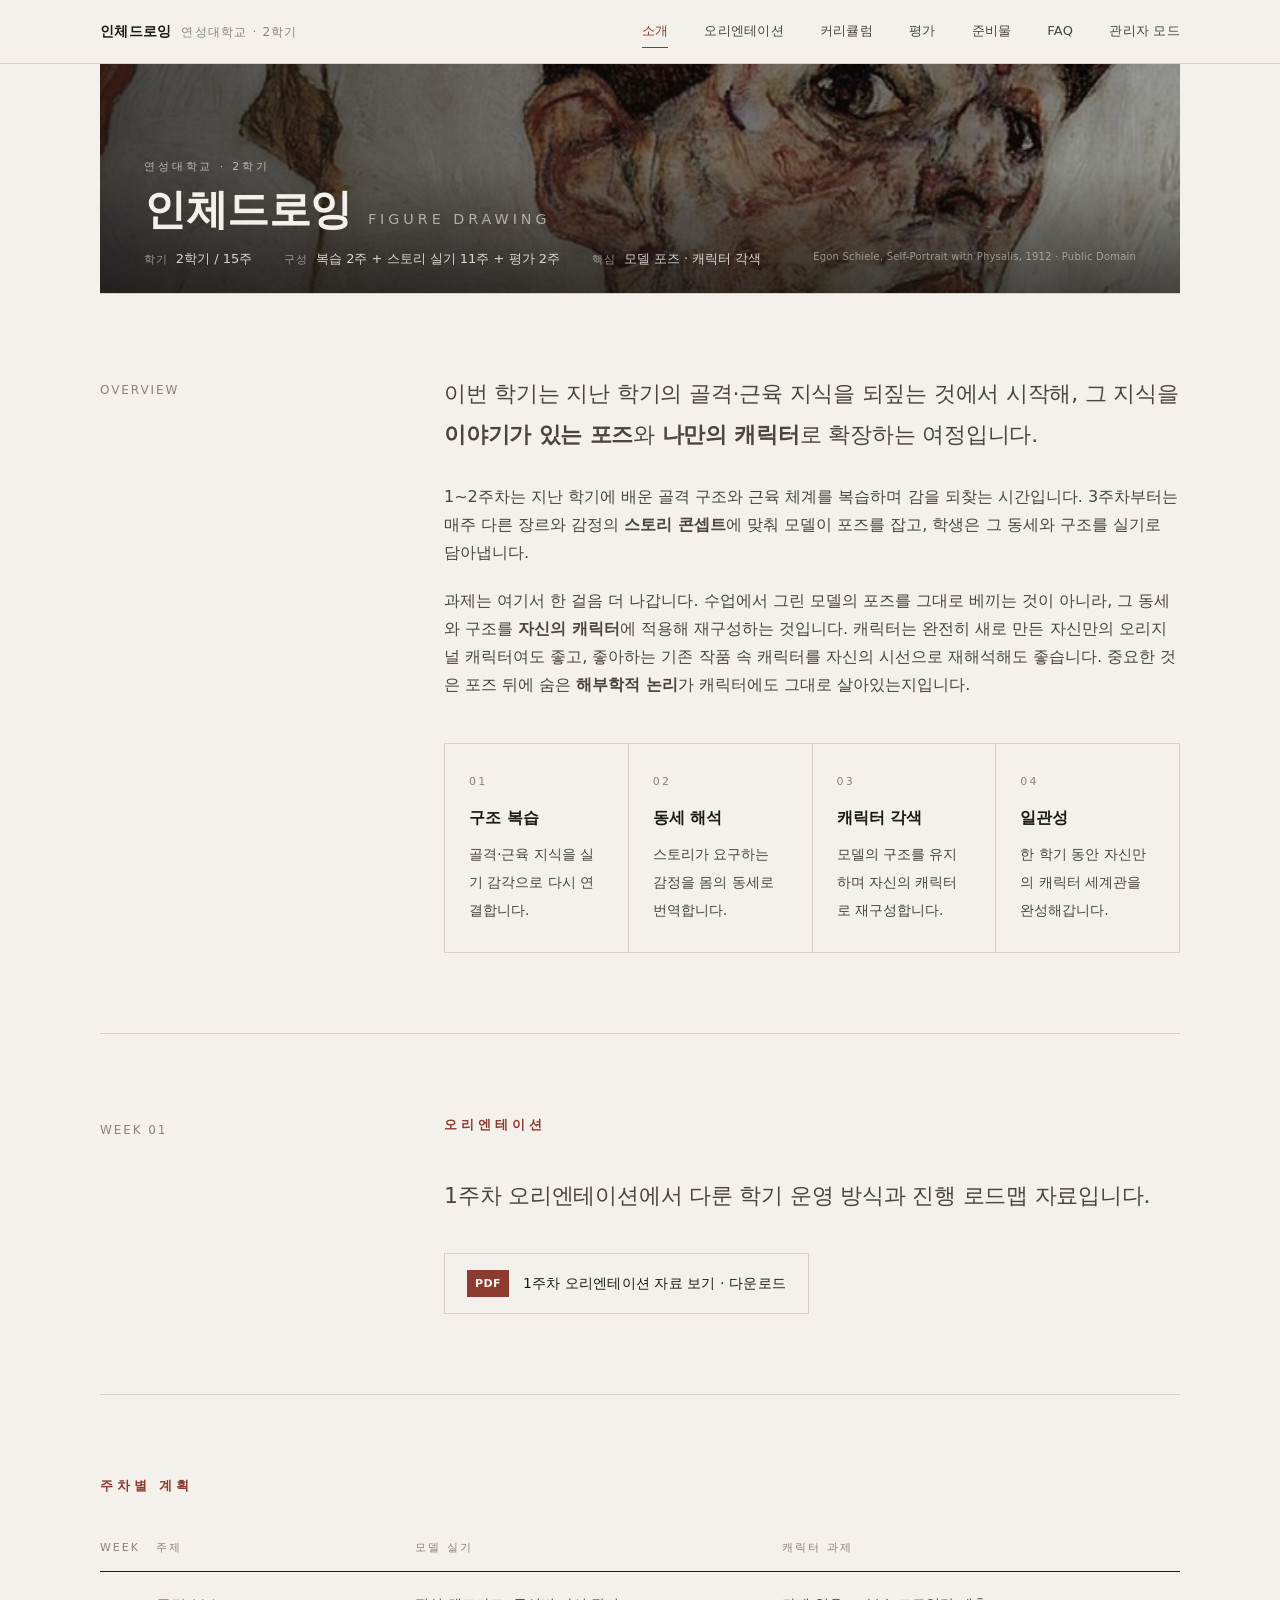
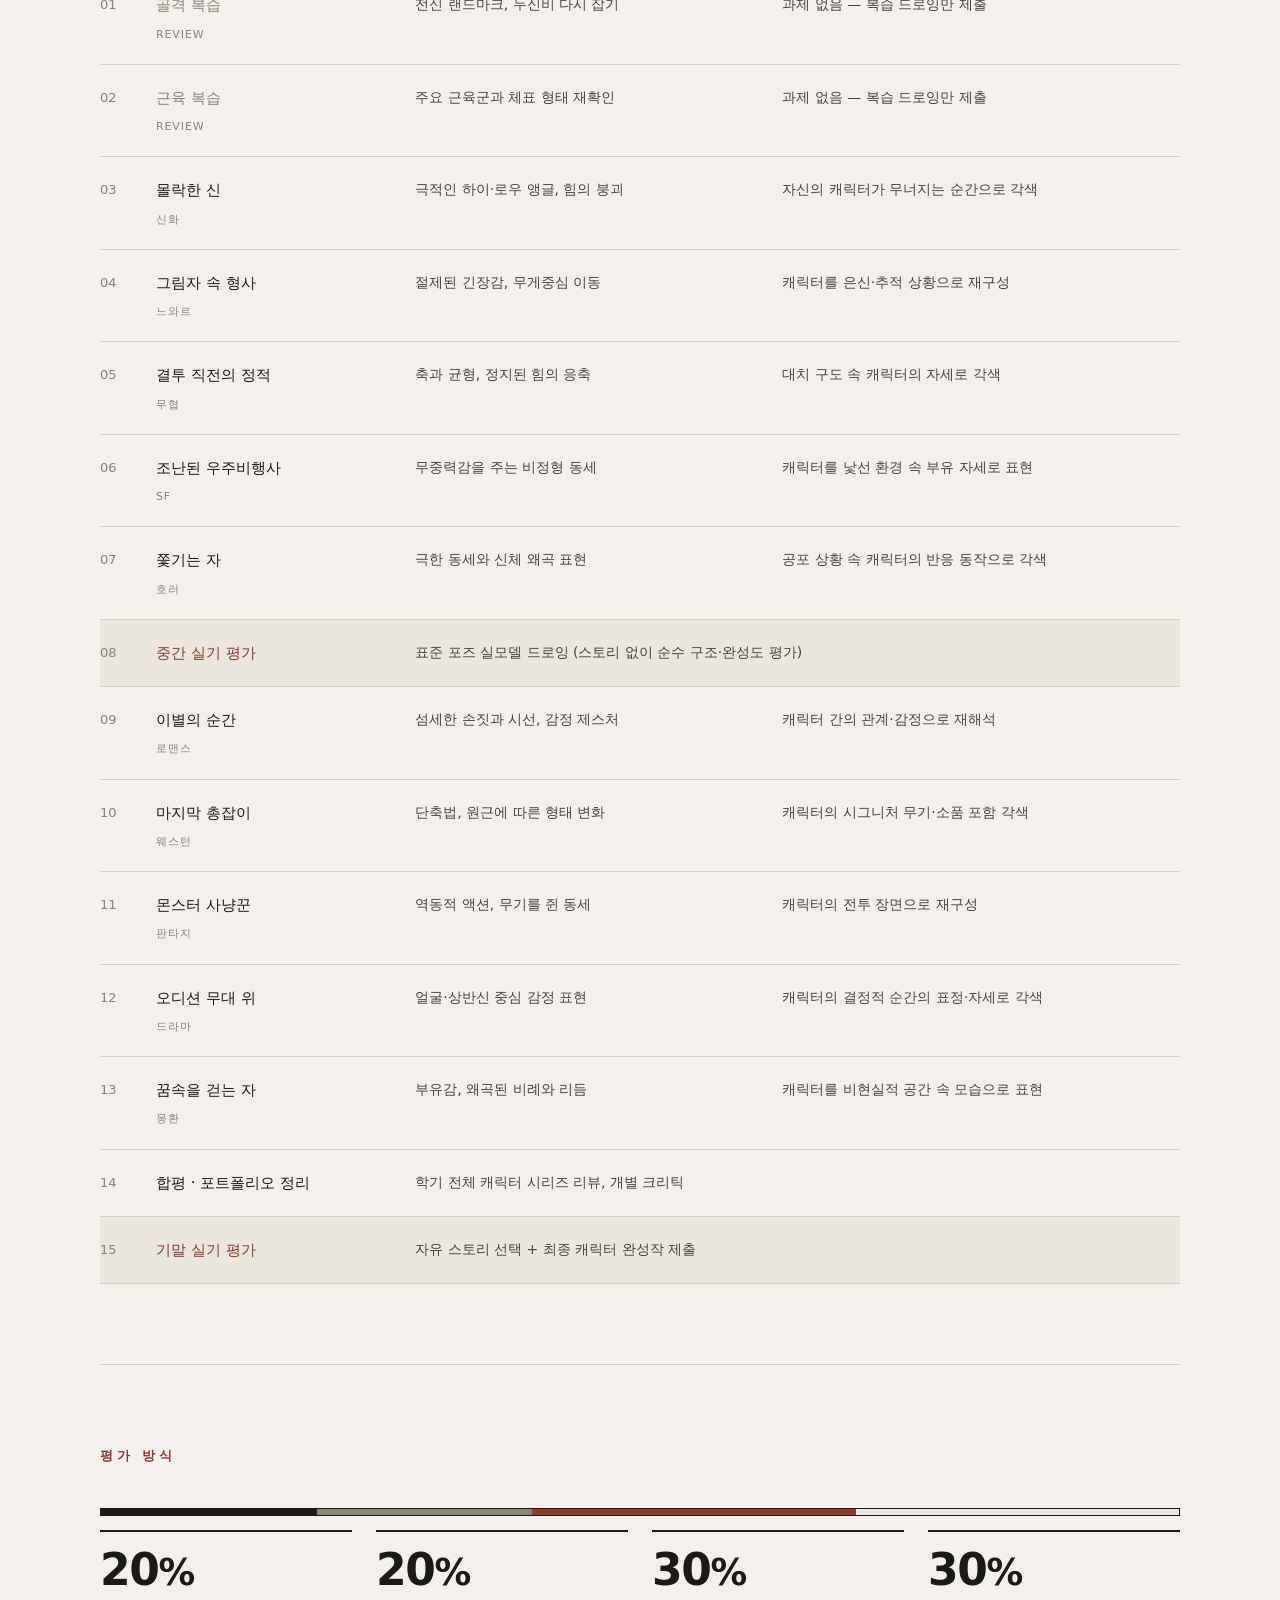
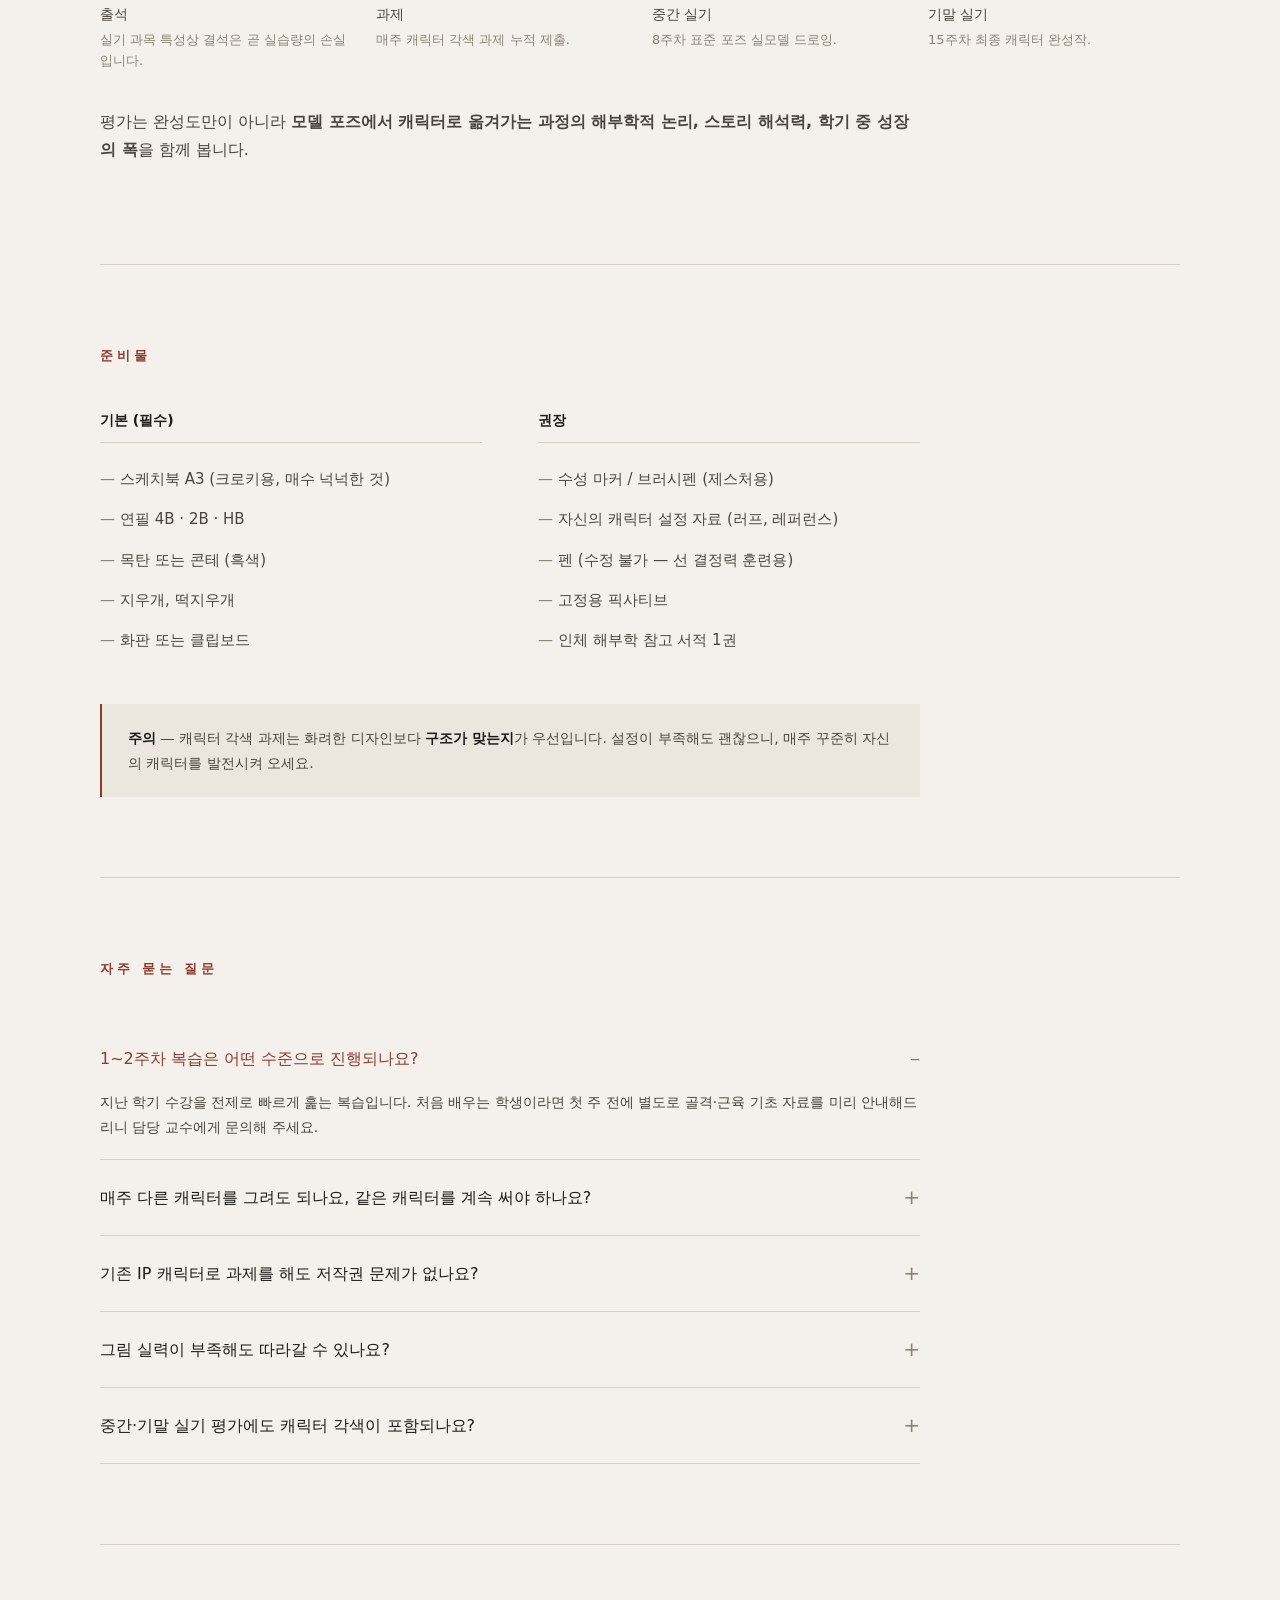
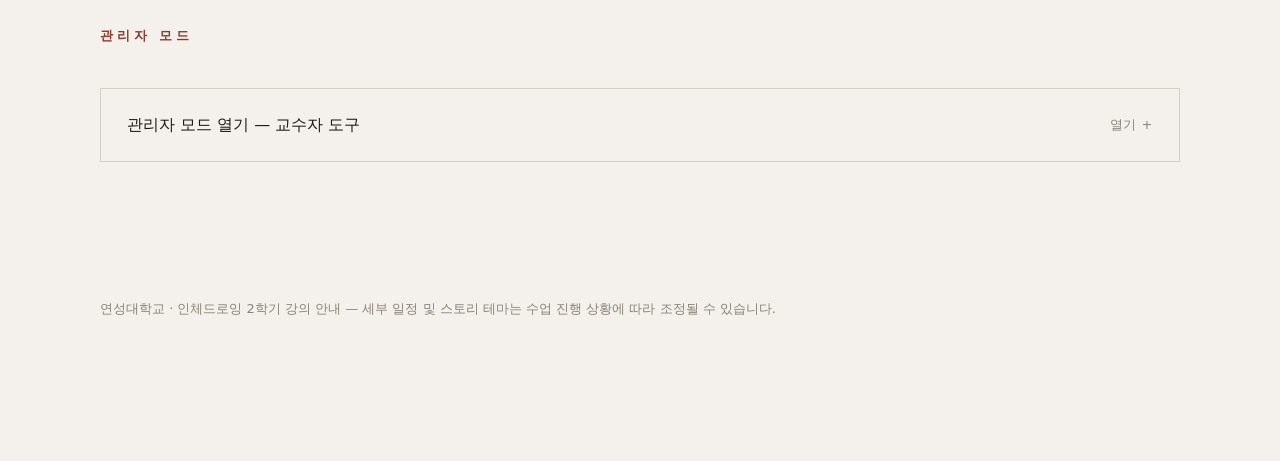
<file: index.html>
<!DOCTYPE html>
<html lang="ko">
<head>
<meta charset="UTF-8">
<meta name="viewport" content="width=device-width, initial-scale=1">
<title>인체드로잉 · 2학기 과목 소개</title>
<link rel="icon" type="image/svg+xml" href="data:image/svg+xml,%3Csvg xmlns='http://www.w3.org/2000/svg' viewBox='0 0 64 64'%3E%3Crect width='64' height='64' rx='10' fill='%231c1a17'/%3E%3Ccircle cx='30' cy='14' r='7' fill='%238c3b2e'/%3E%3Cpath d='M34 20 C 44 28, 20 30, 38 44 C 46 50, 30 52, 34 58' stroke='%238c3b2e' stroke-width='7' fill='none' stroke-linecap='round'/%3E%3C/svg%3E">
<style>
  :root{
    --paper:#f4f1ec;
    --paper-2:#ebe6de;
    --ink:#1c1a17;
    --ink-soft:#4a453e;
    --ink-faint:#8a8378;
    --line:#d6cfc4;
    --accent:#8c3b2e;
    --nav-h:64px;
  }
  *{box-sizing:border-box;}
  html{scroll-behavior:smooth;}
  body{
    margin:0;
    background:var(--paper);
    color:var(--ink);
    font-family:"Pretendard","Apple SD Gothic Neo","Noto Sans KR",system-ui,sans-serif;
    line-height:1.75;
    -webkit-font-smoothing:antialiased;
    overflow-x:hidden;
  }

  /* ── 상단 고정 네비 ── */
  nav.topnav{
    position:fixed;top:0;left:0;right:0;height:var(--nav-h);z-index:100;
    background:rgba(244,241,236,.92);backdrop-filter:blur(6px);
    border-bottom:1px solid var(--line);
    display:flex;align-items:center;
  }
  .navwrap{max-width:1160px;margin:0 auto;padding:0 40px;width:100%;display:flex;align-items:center;justify-content:space-between;}
  .navwrap .brand{font-size:14px;font-weight:600;letter-spacing:.02em;}
  .navwrap .brand span{color:var(--ink-faint);font-weight:400;margin-left:10px;font-size:12px;letter-spacing:.1em;}
  .navlinks{display:flex;gap:36px;}
  .navlinks a{font-size:13px;color:var(--ink-soft);text-decoration:none;letter-spacing:.02em;position:relative;padding:4px 0;cursor:pointer;}
  .navlinks a:hover{color:var(--accent);}
  .navlinks a::after{content:"";position:absolute;left:0;right:100%;bottom:-1px;height:1px;background:var(--accent);transition:right .25s ease;}
  .navlinks a.active{color:var(--accent);}
  .navlinks a.active::after{right:0;}

  .wrap{max-width:1160px;margin:0 auto;padding:0 40px 140px;}

  /* ── 헤더 (에곤 실레 드로잉 배경, 축소된 높이) ── */
  header{
    margin-top:var(--nav-h);
    height:230px;
    border-bottom:1px solid var(--line);
    position:relative;
    overflow:hidden;
    background:var(--ink);
  }
  .header-bg{position:absolute;inset:0;display:flex;}
  .header-bg .bg-half{flex:1 1 100%;min-width:0;position:relative;}
  .header-bg .bg-half.photo{
    background-color:var(--ink);
    background-image:url('[data-uri]');
    background-size:150%;
    background-position:center 22%;
  }
  .header-overlay{
    position:absolute;inset:0;
    background:
      linear-gradient(90deg, rgba(18,16,14,.72) 0%, rgba(18,16,14,.32) 55%, rgba(18,16,14,.15) 100%),
      linear-gradient(0deg, rgba(18,16,14,.65) 0%, rgba(18,16,14,.15) 55%, rgba(18,16,14,.1) 100%);
  }
  .header-content{
    position:relative;z-index:2;height:100%;
    display:flex;flex-direction:column;justify-content:flex-end;
    padding:0 44px 22px;
  }
  .eyebrow{
    font-size:11px;letter-spacing:.26em;text-transform:uppercase;
    color:rgba(244,241,236,.68);margin:0 0 12px;
  }
  h1{
    font-size:42px;color:var(--paper);
    line-height:1.05;margin:0;font-weight:600;letter-spacing:-.01em;
    display:flex;align-items:baseline;gap:16px;
  }
  h1 em{
    font-style:normal;font-size:.34em;letter-spacing:.28em;
    color:rgba(244,241,236,.6);font-weight:400;
  }
  .meta{
    display:flex;gap:32px;margin-top:16px;
    font-size:13px;color:rgba(244,241,236,.85);
  }
  .meta span b{font-weight:500;color:rgba(244,241,236,.55);margin-right:8px;font-size:11px;letter-spacing:.08em;}
  .credit{
    position:absolute;right:44px;bottom:8px;z-index:2;
    font-size:10px;color:rgba(244,241,236,.5);letter-spacing:.02em;text-align:right;
    max-width:520px;
  }

  /* ── 섹션 공통 ── */
  section{padding:80px 0;border-bottom:1px solid var(--line);scroll-margin-top:calc(var(--nav-h) + 24px);}
  section:last-of-type{border-bottom:none;}
  h2{
    font-size:13px;letter-spacing:.3em;text-transform:uppercase;
    color:var(--accent);font-weight:600;margin:0 0 40px;
  }
  .lead{font-size:22px;line-height:1.85;margin:0 0 28px;letter-spacing:-.01em;max-width:900px;}
  p{margin:0 0 20px;color:var(--ink-soft);max-width:820px;}

  /* ── 두 컬럼 레이아웃 ── */
  .cols{display:grid;grid-template-columns:280px 1fr;gap:64px;align-items:start;}
  .cols .side{font-size:12px;letter-spacing:.16em;color:var(--ink-faint);text-transform:uppercase;padding-top:6px;position:sticky;top:calc(var(--nav-h) + 24px);}

  /* ── 목표 카드 ── */
  .goals{display:grid;grid-template-columns:repeat(4,1fr);gap:1px;background:var(--line);border:1px solid var(--line);margin-top:44px;}
  .goal{background:var(--paper);padding:28px 24px;}
  .goal .no{font-size:11px;letter-spacing:.2em;color:var(--ink-faint);display:block;margin-bottom:12px;}
  .goal strong{display:block;font-weight:600;margin-bottom:8px;font-size:16px;}
  .goal span.d{font-size:14px;color:var(--ink-soft);line-height:1.7;}

  /* ── 복습 배지 ── */
  .review-badge{display:inline-block;font-size:11px;letter-spacing:.14em;color:var(--accent);border:1px solid var(--accent);padding:3px 10px;margin-bottom:20px;text-transform:uppercase;}

  /* ── 주차 표 ── */
  table{width:100%;border-collapse:collapse;font-size:15px;}
  thead th{
    text-align:left;font-size:11px;letter-spacing:.18em;color:var(--ink-faint);
    font-weight:500;padding:0 16px 14px 0;border-bottom:1px solid var(--ink);
  }
  tbody td{padding:20px 16px 20px 0;border-bottom:1px solid var(--line);vertical-align:top;}
  tbody tr:hover{background:var(--paper-2);}
  td.wk{width:56px;color:var(--ink-faint);font-variant-numeric:tabular-nums;font-size:13px;padding-top:22px;}
  td.tp{width:24%;font-weight:500;}
  td.tp small{display:block;font-weight:400;font-size:11px;color:var(--ink-faint);letter-spacing:.08em;margin-top:6px;text-transform:uppercase;}
  td.dt{color:var(--ink-soft);font-size:14px;width:34%;}
  td.as{color:var(--ink-soft);font-size:14px;}
  tr.mark td{background:var(--paper-2);}
  tr.mark td.tp{color:var(--accent);}
  tr.review td.tp{color:var(--ink-faint);}

  /* ── 평가 ── */
  .eval{display:grid;grid-template-columns:repeat(4,1fr);gap:24px;margin-bottom:36px;}
  .ev{border-top:2px solid var(--ink);padding-top:16px;}
  .ev .pct{font-size:44px;font-weight:600;letter-spacing:-.03em;line-height:1;}
  .ev .nm{font-size:14px;color:var(--ink-soft);margin-top:10px;}
  .ev .sub{font-size:13px;color:var(--ink-faint);margin-top:4px;line-height:1.6;}
  .bar{display:flex;height:8px;border:1px solid var(--ink);margin-bottom:14px;}
  .bar i{display:block;height:100%;}
  .bar i:nth-child(1){background:var(--ink);flex:20;}
  .bar i:nth-child(2){background:var(--ink-faint);flex:20;}
  .bar i:nth-child(3){background:var(--accent);flex:30;}
  .bar i:nth-child(4){background:var(--paper-2);flex:30;}

  /* ── 준비물 ── */
  .kit{display:grid;grid-template-columns:repeat(2,1fr);gap:56px;max-width:820px;}
  .kit h3{font-size:14px;font-weight:600;margin:0 0 16px;padding-bottom:10px;border-bottom:1px solid var(--line);}
  .kit ul{list-style:none;margin:0;padding:0;}
  .kit li{font-size:15px;color:var(--ink-soft);padding:7px 0 7px 20px;position:relative;}
  .kit li::before{content:"—";position:absolute;left:0;color:var(--ink-faint);}
  .note{margin-top:44px;padding:22px 26px;background:var(--paper-2);border-left:2px solid var(--accent);font-size:14px;color:var(--ink-soft);max-width:820px;}
  .note b{color:var(--ink);font-weight:600;}

  /* ── 오리엔테이션 PDF 링크 ── */
  .btn-pdf{
    display:inline-flex;align-items:center;gap:14px;margin-top:8px;
    padding:16px 22px;background:var(--paper);border:1px solid var(--line);
    text-decoration:none;color:var(--ink);font-size:14px;letter-spacing:.01em;
    transition:border-color .2s ease, background .2s ease;
  }
  .btn-pdf:hover{border-color:var(--accent);background:var(--paper-2);}
  .btn-pdf-icon{
    flex:none;font-size:11px;font-weight:700;letter-spacing:.04em;
    color:var(--paper);background:var(--accent);padding:4px 8px;
  }

  /* ── 관리자 모드 (공지·이메일 템플릿 생성기) ── */
  .admin-panel{border:1px solid var(--line);}
  .admin-panel summary{
    cursor:pointer;list-style:none;padding:22px 26px;font-size:16px;font-weight:500;
    display:flex;justify-content:space-between;align-items:center;
  }
  .admin-panel summary::-webkit-details-marker{display:none;}
  .admin-panel summary::after{content:"열기 +";font-size:13px;letter-spacing:.04em;color:var(--ink-faint);font-weight:400;}
  .admin-panel[open] summary::after{content:"접기 –";}
  .admin-panel[open] summary{color:var(--accent);border-bottom:1px solid var(--line);}
  .admin-body{padding:28px 26px 32px;}
  .admin-gate-row{display:flex;gap:10px;max-width:420px;}
  .admin-gate-row input{
    flex:1;padding:12px 14px;border:1px solid var(--line);background:var(--paper);
    color:var(--ink);font-size:14px;
  }
  .admin-gate-row input:focus{outline:none;border-color:var(--accent);}
  .admin-gate-row .btn-pdf{margin-top:0;}
  .field-error{margin:10px 0 0;min-height:18px;color:#9c2f12;font-size:13px;}
  .admin-tools-bar{display:flex;justify-content:flex-end;margin-bottom:24px;}
  .admin-tools-bar .btn-pdf{margin-top:0;padding:10px 16px;}
  .admin-tool{margin-bottom:36px;}
  .admin-tool:last-child{margin-bottom:0;}
  .admin-frame-bar{
    display:flex;justify-content:space-between;align-items:center;gap:16px;
    margin-bottom:14px;font-size:13px;color:var(--ink-soft);
  }
  .admin-frame{
    width:100%;height:min(85vh,1100px);border:1px solid var(--line);background:#fff;
  }

  /* ── FAQ ── */
  .faq{max-width:820px;}
  .faq details{border-bottom:1px solid var(--line);padding:20px 0;}
  .faq summary{cursor:pointer;font-size:16px;font-weight:500;list-style:none;display:flex;justify-content:space-between;align-items:center;}
  .faq summary::-webkit-details-marker{display:none;}
  .faq summary::after{content:"+";font-size:20px;color:var(--ink-faint);font-weight:300;}
  .faq details[open] summary::after{content:"–";}
  .faq details[open] summary{color:var(--accent);}
  .faq p{margin-top:14px;margin-bottom:0;font-size:14px;}

  footer{padding:56px 0 0;font-size:13px;color:var(--ink-faint);}

  /* ══════════ 반응형 ══════════ */
  @media (max-width: 900px){
    .navwrap{padding:0 24px;}
    .wrap{padding:0 24px 100px;}
    header{height:200px;}
    h1{font-size:32px;}
    .credit{max-width:340px;}
    .cols{grid-template-columns:1fr;gap:20px;}
    .cols .side{position:static;top:auto;padding-top:0;}
    .goals{grid-template-columns:repeat(2,1fr);}
    .eval{grid-template-columns:repeat(2,1fr);gap:20px;}
    .kit{grid-template-columns:1fr;gap:36px;}
  }

  @media (max-width: 720px){
    /* 주차별 계획 표 → 카드형으로 전환 */
    table{border-top:1px solid var(--line);}
    thead{display:none;}
    table, tbody, tr, td{display:block;width:auto;}
    tbody tr{border:1px solid var(--line);border-top:none;padding:18px 18px 16px;}
    tbody td{padding:0;border-bottom:none;max-width:none;}
    td.wk{font-size:11px;color:var(--ink-faint);letter-spacing:.1em;margin-bottom:8px;padding-top:0;}
    td.wk::before{content:"WEEK ";}
    td.tp{font-size:17px;width:auto;margin-bottom:12px;}
    td.dt, td.as{font-size:13px;width:auto;padding-top:10px;margin-top:10px;border-top:1px solid var(--line);}
    td.dt::before, td.as::before{
      content:"모델 실기";display:block;font-size:10px;letter-spacing:.12em;
      text-transform:uppercase;color:var(--ink-faint);margin-bottom:4px;
    }
    td.as::before{content:"캐릭터 과제";}
    td.dt[colspan]::before{content:"내용";}
  }

  @media (max-width: 560px){
    :root{--nav-h:56px;}
    .navwrap{padding:0 16px;}
    .navwrap .brand span{display:none;}
    .navlinks{gap:14px;}
    .navlinks a{font-size:11px;}
    .wrap{padding:0 18px 70px;}
    header{height:auto;min-height:190px;}
    .header-bg .bg-half.photo{background-size:cover;background-position:center 18%;}
    .header-content{padding:18px 20px 16px;}
    h1{font-size:25px;gap:8px;flex-wrap:wrap;}
    h1 em{font-size:.42em;}
    .eyebrow{font-size:10px;margin-bottom:8px;}
    .meta{flex-direction:column;gap:6px;margin-top:12px;}
    .credit{display:none;}
    .lead{font-size:18px;}
    section{padding:56px 0;}
    h2{font-size:12px;margin-bottom:28px;}
    .goals{grid-template-columns:1fr;}
    .eval{grid-template-columns:1fr;gap:16px;}
    .ev .pct{font-size:36px;}
  }
</style>
</head>
<body>

<nav class="topnav">
  <div class="navwrap">
    <div class="brand">인체드로잉<span>연성대학교 · 2학기</span></div>
    <div class="navlinks">
      <a href="#intro" data-target="intro">소개</a>
      <a href="#orientation" data-target="orientation">오리엔테이션</a>
      <a href="#curriculum" data-target="curriculum">커리큘럼</a>
      <a href="#eval" data-target="eval">평가</a>
      <a href="#kit" data-target="kit">준비물</a>
      <a href="#faq" data-target="faq">FAQ</a>
      <a href="#admin" data-target="admin">관리자 모드</a>
    </div>
  </div>
</nav>

<div class="wrap">

  <header id="intro">
    <div class="header-bg">
      <div class="bg-half photo" role="img" aria-label="에곤 실레 자화상 얼굴 클로즈업"></div>
    </div>
    <div class="header-overlay"></div>
    <div class="header-content">
      <p class="eyebrow">연성대학교 · 2학기</p>
      <h1>인체드로잉<em>FIGURE DRAWING</em></h1>
      <div class="meta">
        <span><b>학기</b>2학기 / 15주</span>
        <span><b>구성</b>복습 2주 + 스토리 실기 11주 + 평가 2주</span>
        <span><b>핵심</b>모델 포즈 · 캐릭터 각색</span>
      </div>
    </div>
    <p class="credit">Egon Schiele, Self-Portrait with Physalis, 1912 · Public Domain</p>
  </header>

  <section>
    <div class="cols">
      <div class="side">Overview</div>
      <div>
        <p class="lead">이번 학기는 지난 학기의 골격·근육 지식을 되짚는 것에서 시작해, 그 지식을 <b>이야기가 있는 포즈</b>와 <b>나만의 캐릭터</b>로 확장하는 여정입니다.</p>
        <p>1~2주차는 지난 학기에 배운 골격 구조와 근육 체계를 복습하며 감을 되찾는 시간입니다. 3주차부터는 매주 다른 장르와 감정의 <b>스토리 콘셉트</b>에 맞춰 모델이 포즈를 잡고, 학생은 그 동세와 구조를 실기로 담아냅니다.</p>
        <p>과제는 여기서 한 걸음 더 나갑니다. 수업에서 그린 모델의 포즈를 그대로 베끼는 것이 아니라, 그 동세와 구조를 <b>자신의 캐릭터</b>에 적용해 재구성하는 것입니다. 캐릭터는 완전히 새로 만든 자신만의 오리지널 캐릭터여도 좋고, 좋아하는 기존 작품 속 캐릭터를 자신의 시선으로 재해석해도 좋습니다. 중요한 것은 포즈 뒤에 숨은 <b>해부학적 논리</b>가 캐릭터에도 그대로 살아있는지입니다.</p>

        <div class="goals">
          <div class="goal"><span class="no">01</span><strong>구조 복습</strong><span class="d">골격·근육 지식을 실기 감각으로 다시 연결합니다.</span></div>
          <div class="goal"><span class="no">02</span><strong>동세 해석</strong><span class="d">스토리가 요구하는 감정을 몸의 동세로 번역합니다.</span></div>
          <div class="goal"><span class="no">03</span><strong>캐릭터 각색</strong><span class="d">모델의 구조를 유지하며 자신의 캐릭터로 재구성합니다.</span></div>
          <div class="goal"><span class="no">04</span><strong>일관성</strong><span class="d">한 학기 동안 자신만의 캐릭터 세계관을 완성해갑니다.</span></div>
        </div>
      </div>
    </div>
  </section>

  <section id="orientation">
    <div class="cols">
      <div class="side">Week 01</div>
      <div>
        <h2>오리엔테이션</h2>
        <p class="lead">1주차 오리엔테이션에서 다룬 학기 운영 방식과 진행 로드맵 자료입니다.</p>
        <a class="btn-pdf" href="comic-production-week1-orientation.pdf" target="_blank" rel="noopener">
          <span class="btn-pdf-icon">PDF</span>
          <span>1주차 오리엔테이션 자료 보기 · 다운로드</span>
        </a>
      </div>
    </div>
  </section>

  <section id="curriculum">
    <h2>주차별 계획</h2>
    <table>
      <thead>
        <tr><th>WEEK</th><th>주제</th><th>모델 실기</th><th>캐릭터 과제</th></tr>
      </thead>
      <tbody>
        <tr class="review"><td class="wk">01</td><td class="tp">골격 복습<small>Review</small></td><td class="dt">전신 랜드마크, 두신비 다시 잡기</td><td class="as">과제 없음 — 복습 드로잉만 제출</td></tr>
        <tr class="review"><td class="wk">02</td><td class="tp">근육 복습<small>Review</small></td><td class="dt">주요 근육군과 체표 형태 재확인</td><td class="as">과제 없음 — 복습 드로잉만 제출</td></tr>
        <tr><td class="wk">03</td><td class="tp">몰락한 신<small>신화</small></td><td class="dt">극적인 하이·로우 앵글, 힘의 붕괴</td><td class="as">자신의 캐릭터가 무너지는 순간으로 각색</td></tr>
        <tr><td class="wk">04</td><td class="tp">그림자 속 형사<small>느와르</small></td><td class="dt">절제된 긴장감, 무게중심 이동</td><td class="as">캐릭터를 은신·추적 상황으로 재구성</td></tr>
        <tr><td class="wk">05</td><td class="tp">결투 직전의 정적<small>무협</small></td><td class="dt">축과 균형, 정지된 힘의 응축</td><td class="as">대치 구도 속 캐릭터의 자세로 각색</td></tr>
        <tr><td class="wk">06</td><td class="tp">조난된 우주비행사<small>SF</small></td><td class="dt">무중력감을 주는 비정형 동세</td><td class="as">캐릭터를 낯선 환경 속 부유 자세로 표현</td></tr>
        <tr><td class="wk">07</td><td class="tp">쫓기는 자<small>호러</small></td><td class="dt">극한 동세와 신체 왜곡 표현</td><td class="as">공포 상황 속 캐릭터의 반응 동작으로 각색</td></tr>
        <tr class="mark"><td class="wk">08</td><td class="tp">중간 실기 평가</td><td class="dt" colspan="2">표준 포즈 실모델 드로잉 (스토리 없이 순수 구조·완성도 평가)</td></tr>
        <tr><td class="wk">09</td><td class="tp">이별의 순간<small>로맨스</small></td><td class="dt">섬세한 손짓과 시선, 감정 제스처</td><td class="as">캐릭터 간의 관계·감정으로 재해석</td></tr>
        <tr><td class="wk">10</td><td class="tp">마지막 총잡이<small>웨스턴</small></td><td class="dt">단축법, 원근에 따른 형태 변화</td><td class="as">캐릭터의 시그니처 무기·소품 포함 각색</td></tr>
        <tr><td class="wk">11</td><td class="tp">몬스터 사냥꾼<small>판타지</small></td><td class="dt">역동적 액션, 무기를 쥔 동세</td><td class="as">캐릭터의 전투 장면으로 재구성</td></tr>
        <tr><td class="wk">12</td><td class="tp">오디션 무대 위<small>드라마</small></td><td class="dt">얼굴·상반신 중심 감정 표현</td><td class="as">캐릭터의 결정적 순간의 표정·자세로 각색</td></tr>
        <tr><td class="wk">13</td><td class="tp">꿈속을 걷는 자<small>몽환</small></td><td class="dt">부유감, 왜곡된 비례와 리듬</td><td class="as">캐릭터를 비현실적 공간 속 모습으로 표현</td></tr>
        <tr><td class="wk">14</td><td class="tp">합평 · 포트폴리오 정리</td><td class="dt" colspan="2">학기 전체 캐릭터 시리즈 리뷰, 개별 크리틱</td></tr>
        <tr class="mark"><td class="wk">15</td><td class="tp">기말 실기 평가</td><td class="dt" colspan="2">자유 스토리 선택 + 최종 캐릭터 완성작 제출</td></tr>
      </tbody>
    </table>
  </section>

  <section id="eval">
    <h2>평가 방식</h2>
    <div class="bar"><i></i><i></i><i></i><i></i></div>
    <div class="eval">
      <div class="ev"><div class="pct">20<small>%</small></div><div class="nm">출석</div><div class="sub">실기 과목 특성상 결석은 곧 실습량의 손실입니다.</div></div>
      <div class="ev"><div class="pct">20<small>%</small></div><div class="nm">과제</div><div class="sub">매주 캐릭터 각색 과제 누적 제출.</div></div>
      <div class="ev"><div class="pct">30<small>%</small></div><div class="nm">중간 실기</div><div class="sub">8주차 표준 포즈 실모델 드로잉.</div></div>
      <div class="ev"><div class="pct">30<small>%</small></div><div class="nm">기말 실기</div><div class="sub">15주차 최종 캐릭터 완성작.</div></div>
    </div>
    <p>평가는 완성도만이 아니라 <b>모델 포즈에서 캐릭터로 옮겨가는 과정의 해부학적 논리, 스토리 해석력, 학기 중 성장의 폭</b>을 함께 봅니다.</p>
  </section>

  <section id="kit">
    <h2>준비물</h2>
    <div class="kit">
      <div>
        <h3>기본 (필수)</h3>
        <ul>
          <li>스케치북 A3 (크로키용, 매수 넉넉한 것)</li>
          <li>연필 4B · 2B · HB</li>
          <li>목탄 또는 콘테 (흑색)</li>
          <li>지우개, 떡지우개</li>
          <li>화판 또는 클립보드</li>
        </ul>
      </div>
      <div>
        <h3>권장</h3>
        <ul>
          <li>수성 마커 / 브러시펜 (제스처용)</li>
          <li>자신의 캐릭터 설정 자료 (러프, 레퍼런스)</li>
          <li>펜 (수정 불가 — 선 결정력 훈련용)</li>
          <li>고정용 픽사티브</li>
          <li>인체 해부학 참고 서적 1권</li>
        </ul>
      </div>
    </div>
    <div class="note"><b>주의</b> — 캐릭터 각색 과제는 화려한 디자인보다 <b>구조가 맞는지</b>가 우선입니다. 설정이 부족해도 괜찮으니, 매주 꾸준히 자신의 캐릭터를 발전시켜 오세요.</div>
  </section>

  <section id="faq">
    <h2>자주 묻는 질문</h2>
    <div class="faq">
      <details open>
        <summary>1~2주차 복습은 어떤 수준으로 진행되나요?</summary>
        <p>지난 학기 수강을 전제로 빠르게 훑는 복습입니다. 처음 배우는 학생이라면 첫 주 전에 별도로 골격·근육 기초 자료를 미리 안내해드리니 담당 교수에게 문의해 주세요.</p>
      </details>
      <details>
        <summary>매주 다른 캐릭터를 그려도 되나요, 같은 캐릭터를 계속 써야 하나요?</summary>
        <p>같은 캐릭터를 학기 내내 이어가는 것을 권장합니다. 한 캐릭터가 다양한 상황·감정 속에서 반복적으로 그려질 때 캐릭터의 구조적 일관성과 성장이 더 뚜렷하게 드러납니다.</p>
      </details>
      <details>
        <summary>기존 IP 캐릭터로 과제를 해도 저작권 문제가 없나요?</summary>
        <p>수업 내 습작·평가 목적의 재해석이므로 문제되지 않습니다. 다만 학기말 포트폴리오를 외부에 공개하거나 상업적으로 활용할 경우 원작 저작권을 별도로 고려해야 합니다.</p>
      </details>
      <details>
        <summary>그림 실력이 부족해도 따라갈 수 있나요?</summary>
        <p>이 수업은 완성도보다 매주의 관찰과 반복을 통한 성장을 더 중요하게 평가합니다. 1~2주차 복습 기간을 충분히 활용해 기초를 다시 다지면 이후 스토리 실기에 무리 없이 참여할 수 있습니다.</p>
      </details>
      <details>
        <summary>중간·기말 실기 평가에도 캐릭터 각색이 포함되나요?</summary>
        <p>중간 평가(8주차)는 스토리·캐릭터 없이 표준 포즈로 순수 실력을 봅니다. 기말 평가(15주차)는 학기 중 발전시킨 캐릭터로 자유 주제를 선택해 최종 완성작을 제출합니다.</p>
      </details>
    </div>
  </section>

  <section id="admin">
    <h2>관리자 모드</h2>
    <details class="admin-panel">
      <summary>관리자 모드 열기 — 교수자 도구</summary>
      <div class="admin-body">
        <p class="hint">담당 교수만 사용하는 도구 모음입니다. 비밀번호를 입력해 주세요.</p>

        <div class="admin-gate" id="adminGate">
          <div class="admin-gate-row">
            <input type="password" id="adminPassword" placeholder="비밀번호" autocomplete="off" />
            <button type="button" class="btn-pdf" id="adminEnter"><span class="btn-pdf-icon">GO</span><span>입장</span></button>
          </div>
          <p class="field-error" id="adminError" role="alert"></p>
        </div>

        <div class="admin-tools" id="adminTools" hidden>
          <div class="admin-tools-bar">
            <button type="button" class="btn-pdf" id="adminLock"><span class="btn-pdf-icon">LOCK</span><span>잠그기</span></button>
          </div>

          <div class="admin-tool">
            <div class="admin-frame-bar"><span>공지·이메일 템플릿 생성기 (모의 실습 도구 — 실제 발송 없음)</span></div>
            <iframe class="admin-frame" data-src="admin-tool/index.html" title="공지·이메일 템플릿 생성기" loading="lazy"></iframe>
          </div>

          <div class="admin-tool">
            <div class="admin-frame-bar"><span>크로키 골격 피드백 (개인용 — 본인 Anthropic API 키 필요, 비용 본인 부담)</span></div>
            <iframe class="admin-frame" data-src="feedback-tool/index.html" title="크로키 골격 피드백" loading="lazy"></iframe>
          </div>
        </div>
      </div>
    </details>
  </section>

  <footer>
    연성대학교 · 인체드로잉 2학기 강의 안내 — 세부 일정 및 스토리 테마는 수업 진행 상황에 따라 조정될 수 있습니다.
  </footer>

</div>

<script>
  // 상단 네비 링크: 새 창/외부 이동 없이 페이지 내에서만 부드럽게 스크롤
  var navLinks = document.querySelectorAll('.navlinks a');
  var sections = Array.prototype.map.call(navLinks, function(a){
    return document.getElementById(a.getAttribute('data-target'));
  });

  navLinks.forEach(function(a){
    a.addEventListener('click', function(e){
      e.preventDefault();
      var target = document.getElementById(a.getAttribute('data-target'));
      if(target){ target.scrollIntoView({behavior:'smooth', block:'start'}); }
    });
  });

  // 스크롤 위치에 따라 현재 섹션 네비 링크 강조
  function updateActive(){
    var pos = window.scrollY + 120;
    var current = sections[0];
    sections.forEach(function(sec){
      if(sec && sec.offsetTop <= pos){ current = sec; }
    });
    navLinks.forEach(function(a){
      a.classList.toggle('active', current && a.getAttribute('data-target') === current.id);
    });
  }
  document.addEventListener('scroll', updateActive, {passive:true});
  updateActive();
</script>

<script>
  // 관리자 모드 — 비밀번호 게이트 (정적 페이지라 실제 인증이 아니라 눈가림용입니다)
  // 비밀번호를 바꾸려면 아래 값만 수정하세요.
  var ADMIN_PASSWORD = 'yeonsung2026';

  var adminGate = document.getElementById('adminGate');
  var adminTools = document.getElementById('adminTools');
  var adminFrames = document.querySelectorAll('#adminTools .admin-frame');
  var adminPassword = document.getElementById('adminPassword');
  var adminError = document.getElementById('adminError');
  var adminEnter = document.getElementById('adminEnter');
  var adminLock = document.getElementById('adminLock');

  function tryAdminEnter(){
    if(adminPassword.value === ADMIN_PASSWORD){
      adminFrames.forEach(function(frame){
        if(!frame.src){ frame.src = frame.getAttribute('data-src'); }
      });
      adminGate.hidden = true;
      adminTools.hidden = false;
      adminError.textContent = '';
    } else {
      adminError.textContent = '비밀번호가 올바르지 않습니다.';
    }
  }

  adminEnter.addEventListener('click', tryAdminEnter);
  adminPassword.addEventListener('keydown', function(e){
    if(e.key === 'Enter'){ tryAdminEnter(); }
  });
  adminLock.addEventListener('click', function(){
    adminFrames.forEach(function(frame){ frame.src = ''; });
    adminTools.hidden = true;
    adminGate.hidden = false;
    adminPassword.value = '';
  });
</script>
</body>
</html>
</file>
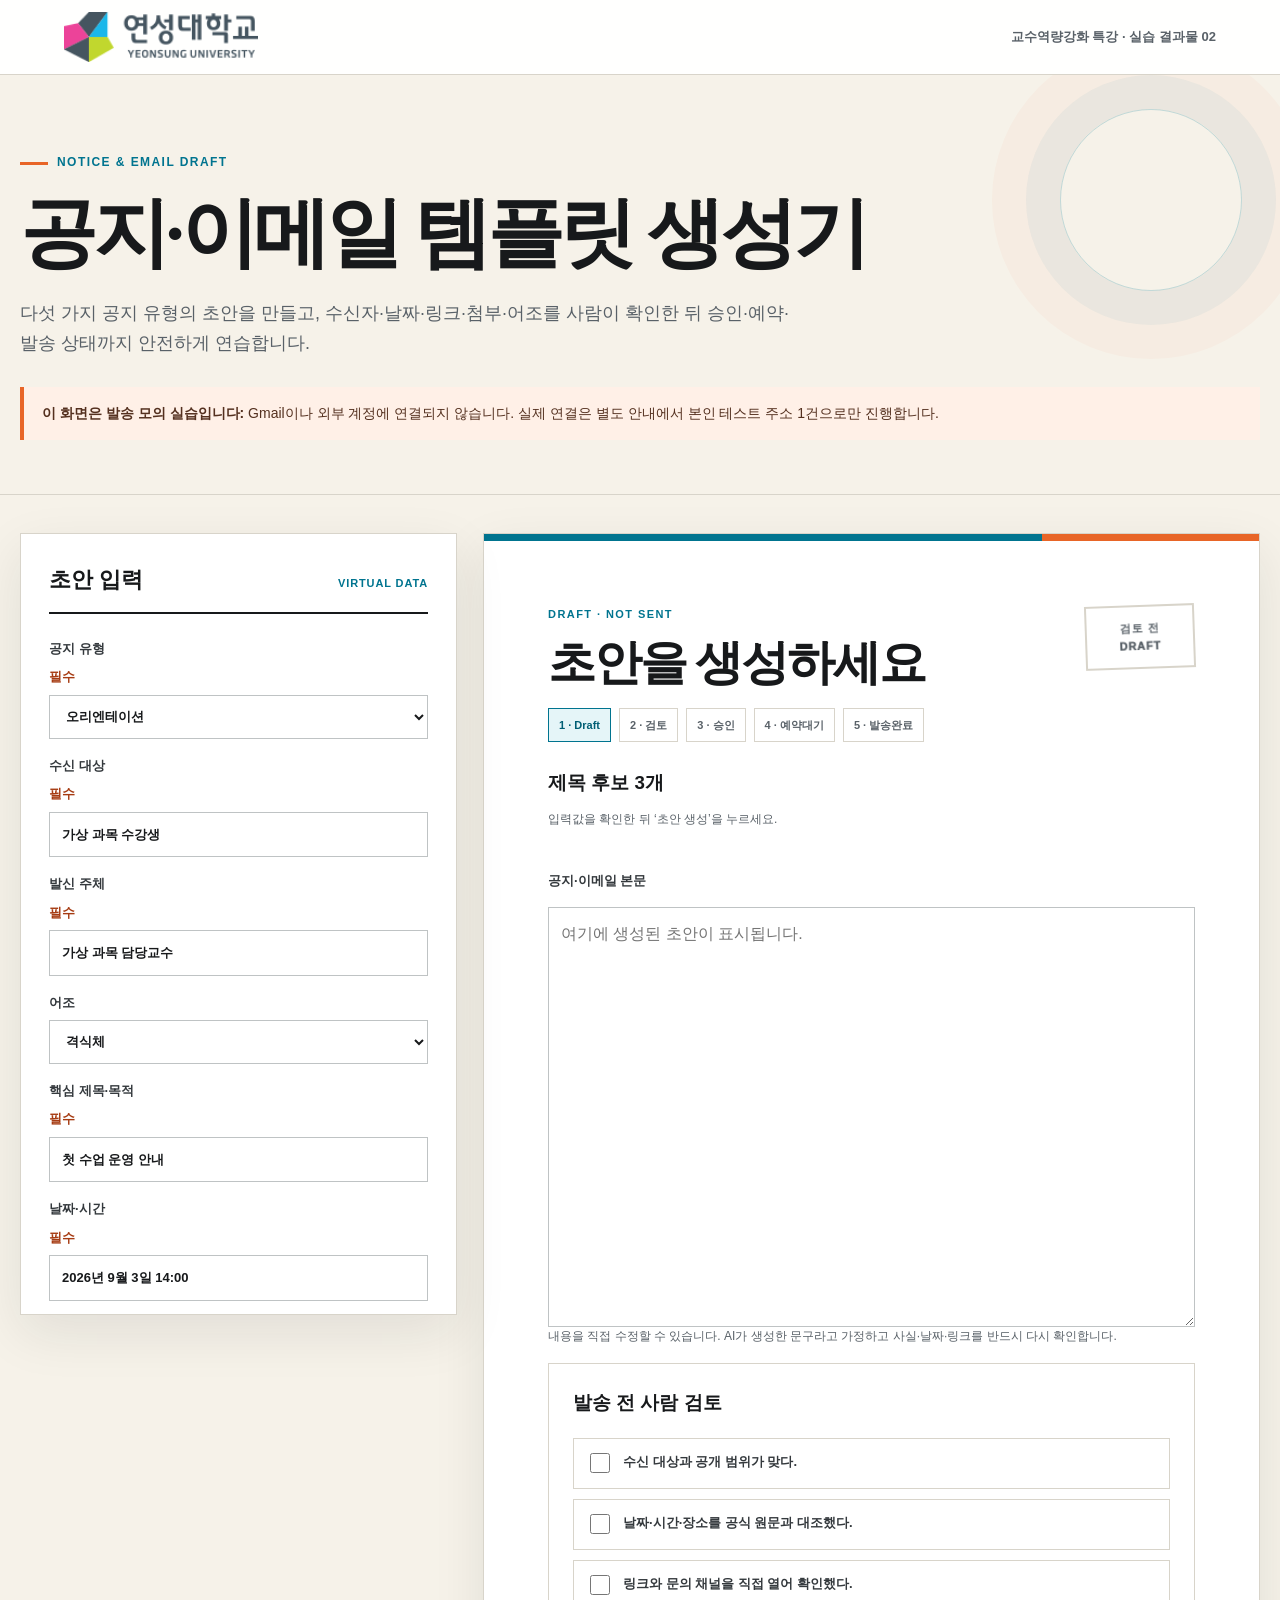
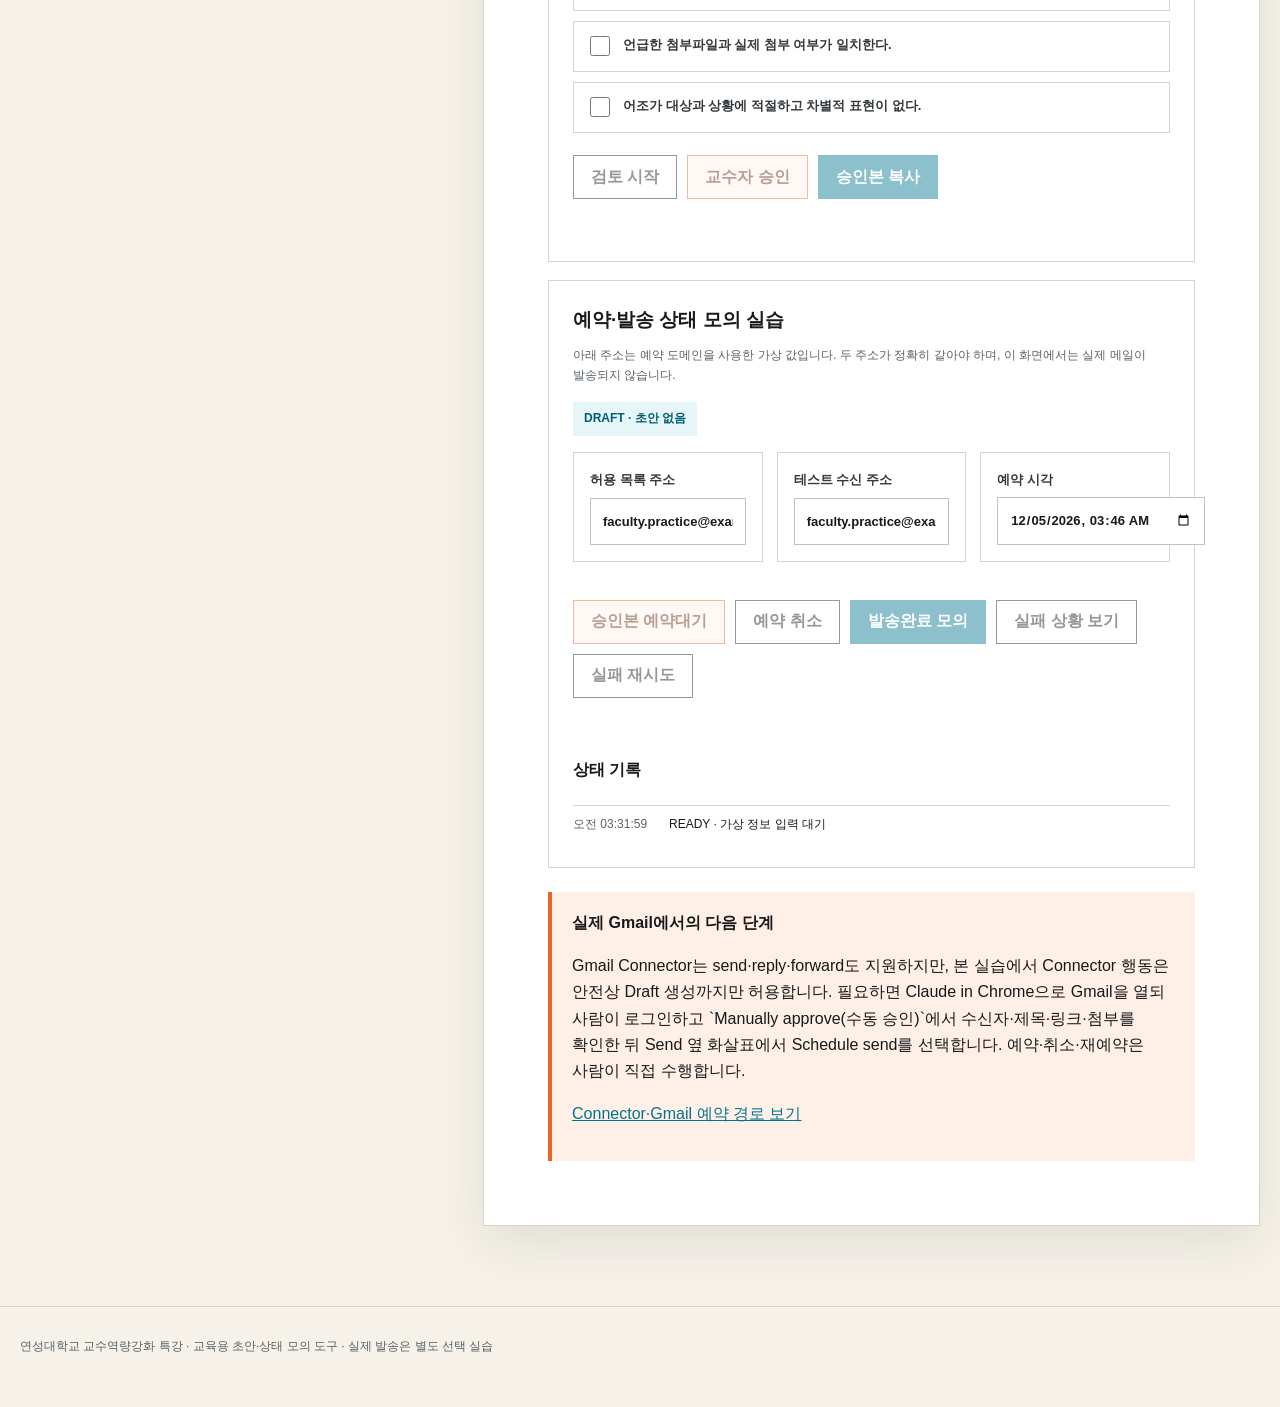
<file: admin-tool/index.html>
<!doctype html>
<html lang="ko">
<head>
  <meta charset="utf-8" />
  <meta name="viewport" content="width=device-width, initial-scale=1" />
  <meta name="description" content="가상 정보로 공지와 이메일 초안을 생성하고 사람이 검토·승인하는 연성대학교 교수자 실습자료" />
  <title>공지·이메일 템플릿 생성기 · 완성본</title>
  <link rel="stylesheet" href="./assets/theme.css" />
  <style>
    .draft-head { display: grid; grid-template-columns: 1fr auto; gap: 18px; align-items: start; }
    .workflow { display: flex; flex-wrap: wrap; gap: 8px; margin: 18px 0 26px; padding: 0; list-style: none; }
    .workflow li { padding: 7px 10px; border: 1px solid var(--line); color: var(--muted); font-size: 11px; font-weight: 850; }
    .workflow li.is-current { border-color: var(--cyan); background: var(--cyan-soft); color: #005e74; }
    .subject-list { display: grid; gap: 8px; margin: 12px 0 24px; }
    .subject-list button { display: grid; grid-template-columns: 34px 1fr; gap: 10px; padding: 12px; border: 1px solid var(--line); background: #fff; text-align: left; cursor: pointer; }
    .subject-list button:hover { border-color: var(--cyan); }
    .subject-list span { color: var(--orange-text); font-weight: 900; }
    .draft-output { min-height: 420px; font-family: "Noto Sans KR", "Malgun Gothic", sans-serif; line-height: 1.85; }
    .approval-stamp { min-width: 110px; padding: 12px; border: 2px solid var(--line); color: var(--muted); text-align: center; font-size: 11px; font-weight: 950; letter-spacing: .08em; transform: rotate(-2deg); }
    .approval-stamp.is-approved { border-color: var(--orange); color: #9b3b0f; background: var(--orange-soft); }
    .required-mark { color: #a63b12; }
    .field-error { margin: -8px 0 13px; color: #9c2f12; font-size: 12px; font-weight: 800; }
    .state-grid { display:grid; grid-template-columns:repeat(3,minmax(0,1fr)); gap:14px; }
    .state-card { padding:16px; border:1px solid var(--line); background:#fff; }
    .state-card strong { display:block; margin-bottom:6px; color:var(--cyan); }
    .state-badge { display:inline-block; margin:0 0 16px; padding:7px 11px; background:var(--cyan-soft); color:#005e74; font-size:12px; font-weight:900; }
    .event-log { margin:14px 0 0; padding:0; list-style:none; font-size:12px; }
    .event-log li { display:grid; grid-template-columns:86px 1fr; gap:10px; padding:9px 0; border-top:1px solid var(--line); }
    .event-log time { color:var(--muted); font-variant-numeric:tabular-nums; }
    @media(max-width:760px){.state-grid{grid-template-columns:1fr}}
  </style>
</head>
<body>
  <a class="skip-link" href="#main">본문으로 건너뛰기</a>
  <header class="site-header"><img src="./assets/yeonsung-official-signature-kor-eng.png" alt="연성대학교" /><p>교수역량강화 특강 · 실습 결과물 02</p></header>
  <main id="main">
    <section class="masthead"><div class="shell"><p class="eyebrow">NOTICE & EMAIL DRAFT</p><h1>공지·이메일 템플릿 생성기</h1><p class="lead">다섯 가지 공지 유형의 초안을 만들고, 수신자·날짜·링크·첨부·어조를 사람이 확인한 뒤 승인·예약·발송 상태까지 안전하게 연습합니다.</p><p class="notice"><strong>이 화면은 발송 모의 실습입니다:</strong> Gmail이나 외부 계정에 연결되지 않습니다. 실제 연결은 별도 안내에서 본인 테스트 주소 1건으로만 진행합니다.</p></div></section>

    <div class="shell workspace">
      <aside class="panel sticky" aria-labelledby="input-title">
        <div class="panel-header"><h2 id="input-title">초안 입력</h2><span>VIRTUAL DATA</span></div>
        <label>공지 유형 <span class="required-mark">필수</span>
          <select id="noticeType"><option>오리엔테이션</option><option>세미나·특강</option><option>휴강</option><option>보강</option><option>학사일정</option></select>
        </label>
        <label>수신 대상 <span class="required-mark">필수</span><input id="audience" value="가상 과목 수강생" maxlength="70" /></label>
        <label>발신 주체 <span class="required-mark">필수</span><input id="sender" value="가상 과목 담당교수" maxlength="70" /></label>
        <label>어조<select id="tone"><option value="formal">격식체</option><option value="guide">안내문</option><option value="friendly">친절한 안내</option></select></label>
        <label>핵심 제목·목적 <span class="required-mark">필수</span><input id="purpose" value="첫 수업 운영 안내" maxlength="100" /></label>
        <label>날짜·시간 <span class="required-mark">필수</span><input id="dateTime" value="2026년 9월 3일 14:00" maxlength="80" /></label>
        <label>장소·접속 방법<input id="place" value="가상 강의실 A" maxlength="100" /></label>
        <label>수신자가 할 일 <span class="required-mark">필수</span><textarea id="action">수업 전 강의계획서를 읽고 가상 실습자료를 내려받아 주세요.</textarea></label>
        <label>추가 사실<textarea id="details">준비물은 개인 노트북이며, 실제 학생정보가 없는 가상 자료만 사용합니다.</textarea></label>
        <label>문의 채널<input id="contact" value="LMS 가상 과목 게시판" maxlength="100" /></label>
        <div class="actions"><button class="button cyan" id="generateButton" type="button">초안 생성</button><button class="button secondary" id="sampleButton" type="button">가상 예시 복원</button></div>
        <p class="field-error" id="formError" role="alert"></p>
      </aside>

      <section class="paper-card" aria-labelledby="draft-title">
        <div class="paper-topline"></div>
        <div class="paper-body">
          <div class="draft-head"><div><p class="paper-kicker">DRAFT · NOT SENT</p><h2 class="paper-title" id="draft-title" style="font-size:clamp(32px,4vw,48px)">초안을 생성하세요</h2></div><div class="approval-stamp" id="approvalStamp">검토 전<br />DRAFT</div></div>
          <ol class="workflow" aria-label="초안 처리 단계"><li class="is-current" data-step="draft">1 · Draft</li><li data-step="review">2 · 검토</li><li data-step="approved">3 · 승인</li><li data-step="scheduled">4 · 예약대기</li><li data-step="sent">5 · 발송완료</li></ol>

          <section aria-labelledby="subject-heading"><h3 id="subject-heading">제목 후보 3개</h3><div class="subject-list" id="subjectList"><p class="hint">입력값을 확인한 뒤 ‘초안 생성’을 누르세요.</p></div></section>
          <label for="draftOutput">공지·이메일 본문</label>
          <textarea class="draft-output" id="draftOutput" aria-describedby="draft-help" placeholder="여기에 생성된 초안이 표시됩니다."></textarea>
          <p class="hint" id="draft-help">내용을 직접 수정할 수 있습니다. AI가 생성한 문구라고 가정하고 사실·날짜·링크를 반드시 다시 확인합니다.</p>

          <section class="app-box" aria-labelledby="review-heading">
            <h3 id="review-heading">발송 전 사람 검토</h3>
            <div class="checklist" id="reviewChecklist">
              <label><input type="checkbox" value="audience" />수신 대상과 공개 범위가 맞다.</label>
              <label><input type="checkbox" value="date" />날짜·시간·장소를 공식 원문과 대조했다.</label>
              <label><input type="checkbox" value="link" />링크와 문의 채널을 직접 열어 확인했다.</label>
              <label><input type="checkbox" value="attachment" />언급한 첨부파일과 실제 첨부 여부가 일치한다.</label>
              <label><input type="checkbox" value="tone" />어조가 대상과 상황에 적절하고 차별적 표현이 없다.</label>
            </div>
            <div class="actions"><button class="button secondary" id="reviewButton" type="button" disabled>검토 시작</button><button class="button orange" id="approveButton" type="button" disabled>교수자 승인</button><button class="button cyan" id="copyButton" type="button" disabled>승인본 복사</button></div>
            <p class="status" id="status" role="status" aria-live="polite"></p>
          </section>

          <section class="app-box" aria-labelledby="schedule-heading" style="margin-top:18px">
            <h3 id="schedule-heading">예약·발송 상태 모의 실습</h3>
            <p class="hint">아래 주소는 예약 도메인을 사용한 가상 값입니다. 두 주소가 정확히 같아야 하며, 이 화면에서는 실제 메일이 발송되지 않습니다.</p>
            <p class="state-badge" id="stateBadge">DRAFT · 초안 없음</p>
            <div class="state-grid">
              <label class="state-card">허용 목록 주소<input id="allowlistEmail" type="email" value="faculty.practice@example.edu" autocomplete="off" /></label>
              <label class="state-card">테스트 수신 주소<input id="recipientEmail" type="email" value="faculty.practice@example.edu" autocomplete="off" /></label>
              <label class="state-card">예약 시각<input id="scheduleAt" type="datetime-local" /></label>
            </div>
            <div class="actions"><button class="button orange" id="scheduleButton" type="button" disabled>승인본 예약대기</button><button class="button secondary" id="cancelButton" type="button" disabled>예약 취소</button><button class="button cyan" id="completeButton" type="button" disabled>발송완료 모의</button><button class="button secondary" id="failButton" type="button" disabled>실패 상황 보기</button><button class="button secondary" id="retryButton" type="button" disabled>실패 재시도</button></div>
            <p class="status" id="scheduleStatus" role="status" aria-live="polite"></p>
            <h4>상태 기록</h4><ol class="event-log" id="eventLog"></ol>
          </section>

          <div class="callout orange" style="margin-top:24px"><strong>실제 Gmail에서의 다음 단계</strong><p>Gmail Connector는 send·reply·forward도 지원하지만, 본 실습에서 Connector 행동은 안전상 Draft 생성까지만 허용합니다. 필요하면 Claude in Chrome으로 Gmail을 열되 사람이 로그인하고 `Manually approve(수동 승인)`에서 수신자·제목·링크·첨부를 확인한 뒤 Send 옆 화살표에서 Schedule send를 선택합니다. 예약·취소·재예약은 사람이 직접 수행합니다.</p><p><a href="../03_Gmail_연결_경로.html">Connector·Gmail 예약 경로 보기</a></p></div>
        </div>
      </section>
    </div>
  </main>
  <footer class="footer"><div class="shell">연성대학교 교수역량강화 특강 · 교육용 초안·상태 모의 도구 · 실제 발송은 별도 선택 실습</div></footer>

  <script>
    (() => {
      "use strict";
      const $ = (id) => document.getElementById(id);
      const fieldIds = ["noticeType","audience","sender","tone","purpose","dateTime","place","action","details","contact"];
      const sample = Object.fromEntries(fieldIds.map((id) => [id, $(id).value]));
      let state = "empty";
      let selectedSubject = "";
      const logEntries = [];

      const typeCopy = {
        "오리엔테이션": { tag: "오리엔테이션", context: "새 학기 수업 운영과 첫 준비사항을 안내드립니다" },
        "세미나·특강": { tag: "세미나·특강", context: "예정된 세미나·특강 참여에 필요한 사항을 안내드립니다" },
        "휴강": { tag: "휴강", context: "수업 일정 변경에 따른 휴강 사항을 안내드립니다" },
        "보강": { tag: "보강", context: "보강 수업의 일정과 참여 방법을 안내드립니다" },
        "학사일정": { tag: "학사일정", context: "확인해야 할 학사일정과 준비사항을 안내드립니다" },
      };
      const toneCopy = {
        formal: { hello: "안녕하십니까.", ask: "아래 내용을 확인하시어 정해진 일정에 따라 준비해 주시기 바랍니다.", close: "감사합니다." },
        guide: { hello: "안녕하세요.", ask: "아래 안내를 확인하고 필요한 준비를 완료해 주세요.", close: "원활한 진행을 위해 협조해 주셔서 감사합니다." },
        friendly: { hello: "안녕하세요.", ask: "아래 내용을 천천히 확인하시고 필요한 준비를 부탁드립니다.", close: "궁금한 점은 안내된 채널로 편하게 문의해 주세요. 감사합니다." },
      };

      function value(id) { return $(id).value.trim(); }
      function setWorkflow(step) {
        document.querySelectorAll(".workflow li").forEach((li) => li.classList.toggle("is-current", li.dataset.step === step));
      }
      function setState(next) {
        state = next;
        $("reviewButton").disabled = next !== "draft";
        $("approveButton").disabled = next !== "review" || !allChecked();
        $("copyButton").disabled = !["approved","scheduled","sent","cancelled"].includes(next);
        $("scheduleButton").disabled = !["approved","cancelled"].includes(next);
        $("cancelButton").disabled = next !== "scheduled";
        $("completeButton").disabled = next !== "scheduled";
        $("failButton").disabled = next !== "scheduled";
        $("retryButton").disabled = next !== "failed";
        $("approvalStamp").classList.toggle("is-approved", ["approved","scheduled","sent","cancelled"].includes(next));
        $("approvalStamp").innerHTML = next === "sent" ? "발송 모의<br>SENT" : next === "scheduled" ? "예약대기<br>SCHEDULED" : next === "approved" ? "교수자 확인<br>APPROVED" : next === "review" ? "검토 중<br>REVIEW" : "검토 전<br>DRAFT";
        const workflowStep = next === "cancelled" ? "approved" : ["review","approved","scheduled","sent"].includes(next) ? next : "draft";
        setWorkflow(workflowStep);
        const labels = { empty:"DRAFT · 초안 없음", draft:"DRAFT · 검토 전", review:"REVIEW · 검토 중", approved:"APPROVED · 교수자 승인", scheduled:"SCHEDULED · 예약대기", sent:"SENT · 발송완료 모의", failed:"FAILED · 재시도 필요", cancelled:"CANCELLED · 예약 취소" };
        $("stateBadge").textContent = labels[next] || next.toUpperCase();
      }
      function allChecked() { const checks = [...document.querySelectorAll("#reviewChecklist input")]; return checks.length > 0 && checks.every((item) => item.checked); }
      function invalidateReview(message) {
        if (!["review","approved","scheduled","sent","failed","cancelled"].includes(state)) return;
        document.querySelectorAll("#reviewChecklist input").forEach((item) => { item.checked = false; });
        setState("draft");
        addLog("DRAFT", "내용 변경으로 승인·예약 상태 초기화");
        $("status").textContent = message;
      }
      function addLog(status, message) {
        const time = new Date().toLocaleTimeString("ko-KR", { hour:"2-digit", minute:"2-digit", second:"2-digit" });
        logEntries.unshift({ time, status, message });
        $("eventLog").replaceChildren(...logEntries.slice(0, 8).map((entry) => {
          const li = document.createElement("li");
          const when = document.createElement("time");
          const text = document.createElement("span");
          when.textContent = entry.time;
          text.textContent = `${entry.status} · ${entry.message}`;
          li.append(when, text);
          return li;
        }));
      }
      function validScheduleInputs() {
        const allow = $("allowlistEmail").value.trim().toLowerCase();
        const recipient = $("recipientEmail").value.trim().toLowerCase();
        const email = /^[^\s@]+@[^\s@]+\.[^\s@]+$/;
        if (!email.test(recipient) || recipient !== allow || /[;,\s]/.test(recipient)) {
          $("scheduleStatus").textContent = "허용 목록과 수신 주소에 같은 본인 테스트 주소 1개를 입력하세요.";
          return false;
        }
        const scheduled = new Date($("scheduleAt").value);
        if (Number.isNaN(scheduled.getTime()) || scheduled.getTime() < Date.now() + 60 * 1000) {
          $("scheduleStatus").textContent = "현재보다 1분 이후의 예약 시각을 선택하세요.";
          return false;
        }
        return true;
      }
      function validate() {
        const required = [["audience","수신 대상"],["sender","발신 주체"],["purpose","핵심 목적"],["dateTime","날짜·시간"],["action","수신자가 할 일"]];
        const missing = required.filter(([id]) => !value(id)).map(([, label]) => label);
        $("formError").textContent = missing.length ? `입력 필요: ${missing.join(", ")}` : "";
        return missing.length === 0;
      }
      function createSubjects() {
        const type = typeCopy[value("noticeType")];
        const purpose = value("purpose");
        const date = value("dateTime");
        const purposeWithSuffix = /(안내|공지|알림|안내문)\s*$/.test(purpose) ? purpose : `${purpose} 안내`;
        return [`[${type.tag}] ${purpose}`, `${date} · ${purposeWithSuffix}`, `${value("audience")} 대상 ${type.tag} 안내`];
      }
      function renderSubjects(subjects) {
        const container = $("subjectList");
        container.replaceChildren();
        subjects.forEach((subject, index) => {
          const button = document.createElement("button");
          const number = document.createElement("span");
          const text = document.createElement("strong");
          button.type = "button";
          number.textContent = String(index + 1).padStart(2, "0");
          text.textContent = subject;
          button.append(number, text);
          button.addEventListener("click", () => {
            selectedSubject = subject;
            $("draft-title").textContent = subject;
            if (["review","approved","scheduled","sent","failed","cancelled"].includes(state)) {
              invalidateReview(`제목 후보 ${index + 1}로 변경되어 재검토가 필요합니다.`);
            } else {
              $("status").textContent = `제목 후보 ${index + 1}을 선택했습니다.`;
            }
          });
          container.appendChild(button);
        });
      }
      function compose() {
        const type = typeCopy[value("noticeType")];
        const tone = toneCopy[value("tone")];
        const place = value("place") || "공식 안내 채널에서 확인";
        const details = value("details") || "추가 안내사항은 없습니다.";
        const contact = value("contact") || "공식 문의 채널";
        return `${value("audience")} 여러분, ${tone.hello}\n\n${type.context}. ${tone.ask}\n\n일시: ${value("dateTime")}\n장소·접속: ${place}\n주요 내용: ${value("purpose")}\n추가 안내: ${details}\n\n해야 할 일: ${value("action")}\n문의: ${contact}\n\n${tone.close}\n${value("sender")}`;
      }

      $("generateButton").addEventListener("click", () => {
        if (!validate()) return;
        const subjects = createSubjects();
        selectedSubject = subjects[0];
        renderSubjects(subjects);
        $("draft-title").textContent = selectedSubject;
        $("draftOutput").value = compose();
        document.querySelectorAll("#reviewChecklist input").forEach((item) => { item.checked = false; });
        setState("draft");
        addLog("DRAFT", "가상 공지 초안 생성");
        $("status").textContent = "초안을 만들었습니다. 내용을 수정한 뒤 검토를 시작하세요.";
      });
      $("reviewButton").addEventListener("click", () => { setState("review"); addLog("REVIEW", "사람 검토 시작"); $("status").textContent = "공식 원문과 초안을 대조하고 다섯 항목을 확인하세요."; });
      $("reviewChecklist").addEventListener("change", () => { if (state === "review") $("approveButton").disabled = !allChecked(); });
      $("approveButton").addEventListener("click", () => {
        if (!allChecked() || !$("draftOutput").value.trim()) return;
        setState("approved");
        addLog("APPROVED", "다섯 항목 확인 후 교수자 승인");
        $("status").textContent = "교수자 승인 상태입니다. 승인본 복사가 활성화되었습니다.";
      });
      $("draftOutput").addEventListener("input", () => {
        invalidateReview("검토 중인 본문이 변경되어 확인 항목이 초기화되었습니다. 다시 검토해 주세요.");
      });
      $("copyButton").addEventListener("click", async () => {
        const text = `제목: ${selectedSubject}\n\n${$("draftOutput").value}`;
        try { await navigator.clipboard.writeText(text); }
        catch { $("draftOutput").focus(); $("draftOutput").select(); document.execCommand("copy"); }
        setWorkflow(["scheduled","sent"].includes(state) ? state : "approved");
        $("status").textContent = "승인본을 복사했습니다. 공식 시스템의 새 초안에 붙여넣고 수신자와 첨부를 다시 확인하세요.";
      });
      $("scheduleButton").addEventListener("click", () => {
        if (!validScheduleInputs()) return;
        const recipient = $("recipientEmail").value.trim();
        const scheduleText = new Date($("scheduleAt").value).toLocaleString("ko-KR");
        if (!window.confirm(`${recipient} 1건을 ${scheduleText} 예약대기 상태로 바꿀까요?\n이 화면에서는 실제 메일이 발송되지 않습니다.`)) return;
        setState("scheduled");
        addLog("SCHEDULED", `${scheduleText} 예약대기 모의`);
        $("scheduleStatus").textContent = "예약대기 상태입니다. 실제 Gmail에서는 Scheduled 폴더와 시간대를 다시 확인하세요.";
      });
      $("cancelButton").addEventListener("click", () => {
        if (!window.confirm("예약대기 상태를 취소할까요? 모의 초안은 남습니다.")) return;
        setState("cancelled");
        addLog("CANCELLED", "예약 취소; 초안 보존");
        $("scheduleStatus").textContent = "예약을 취소했습니다. 내용을 바꾸면 다시 검토하고, 그대로라면 승인 절차를 다시 확인하세요.";
      });
      $("completeButton").addEventListener("click", () => {
        if (!window.confirm("본인 테스트 주소 1건의 발송완료 상태를 모의할까요? 실제 메일은 발송되지 않습니다.")) return;
        setState("sent");
        addLog("SENT", "발송완료 상태 모의");
        $("scheduleStatus").textContent = "발송완료를 모의했습니다. 실제 실습에서는 본인 받은편지함에서 1건을 확인합니다.";
      });
      $("failButton").addEventListener("click", () => {
        setState("failed");
        addLog("FAILED", "연결 또는 권한 오류 모의");
        $("scheduleStatus").textContent = "실패 상황입니다. 주소·권한·예약 시각을 확인한 뒤 한 번만 재시도하세요.";
      });
      $("retryButton").addEventListener("click", () => {
        if (!validScheduleInputs() || !window.confirm("원인을 수정했습니까? 같은 요청을 여러 번 보내지 않고 1회만 재시도합니다.")) return;
        setState("scheduled");
        addLog("SCHEDULED", "실패 원인 수정 후 재시도");
        $("scheduleStatus").textContent = "재시도하여 예약대기 상태로 돌아왔습니다.";
      });
      $("sampleButton").addEventListener("click", () => {
        fieldIds.forEach((id) => { $(id).value = sample[id]; });
        $("draftOutput").value = "";
        $("draft-title").textContent = "초안을 생성하세요";
        $("subjectList").innerHTML = '<p class="hint">입력값을 확인한 뒤 ‘초안 생성’을 누르세요.</p>';
        document.querySelectorAll("#reviewChecklist input").forEach((item) => { item.checked = false; });
        setState("draft");
        $("reviewButton").disabled = true;
        logEntries.length = 0;
        addLog("RESET", "가상 예시 복원");
        $("status").textContent = "가상 예시를 복원했습니다.";
      });
      const defaultSchedule = new Date(Date.now() + 15 * 60 * 1000);
      defaultSchedule.setMinutes(defaultSchedule.getMinutes() - defaultSchedule.getTimezoneOffset());
      $("scheduleAt").value = defaultSchedule.toISOString().slice(0, 16);
      setState("empty");
      $("reviewButton").disabled = true;
      addLog("READY", "가상 정보 입력 대기");
    })();
  </script>
</body>
</html>
</file>
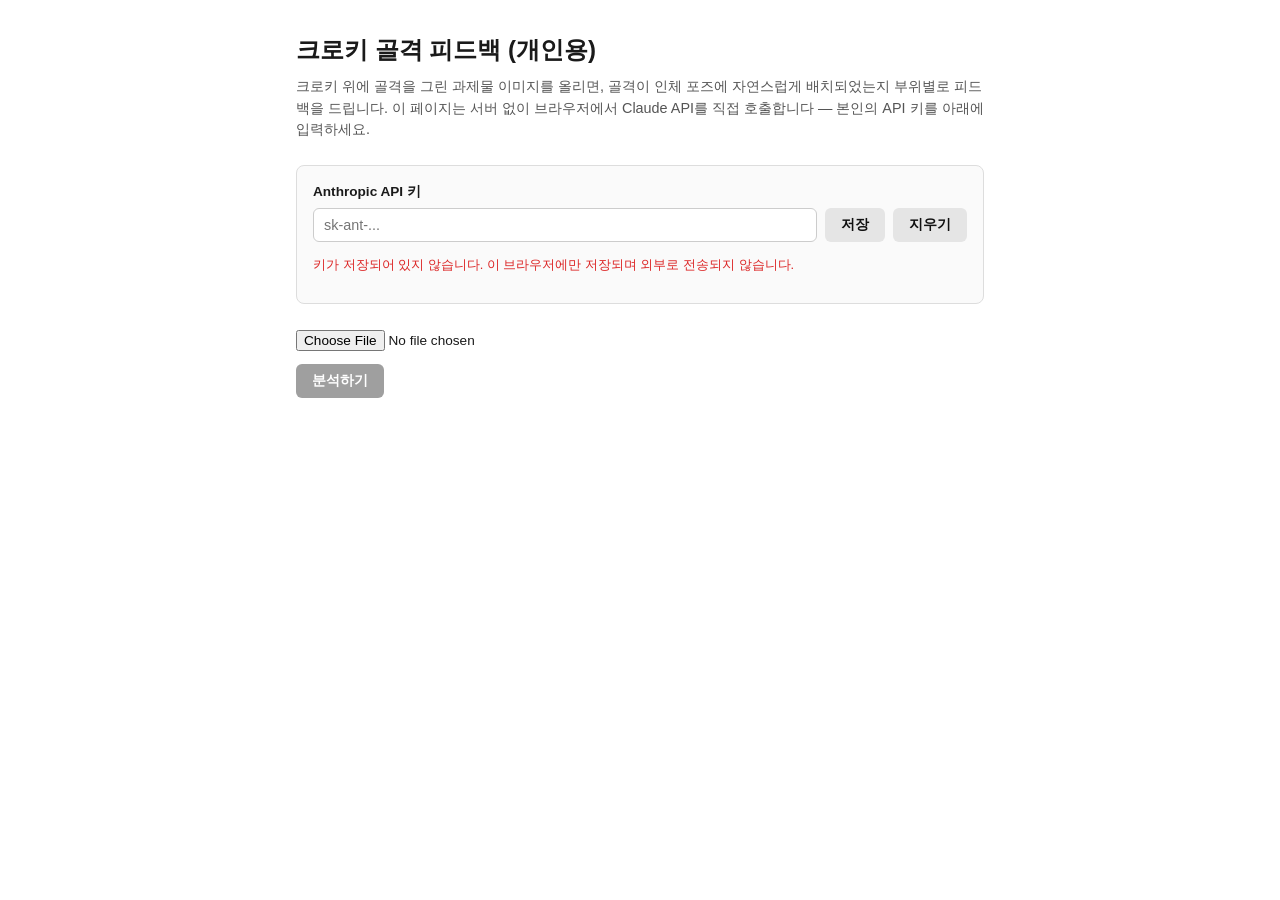
<file: feedback-tool/index.html>
<!DOCTYPE html>
<html lang="ko">
<head>
<meta charset="UTF-8" />
<meta name="viewport" content="width=device-width, initial-scale=1" />
<title>크로키 골격 피드백 (개인용)</title>
<style>
  :root {
    color-scheme: light;
  }
  * { box-sizing: border-box; }
  body {
    font-family: -apple-system, "Segoe UI", "Malgun Gothic", sans-serif;
    max-width: 720px;
    margin: 0 auto;
    padding: 32px 16px 80px;
    color: #1a1a1a;
    background: #fff;
    line-height: 1.5;
  }
  h1 { font-size: 1.5rem; font-weight: 700; margin: 0 0 8px; }
  .subtitle { font-size: 0.9rem; color: #555; margin: 0 0 24px; }
  section { margin-bottom: 24px; }
  .card {
    border: 1px solid #ddd;
    border-radius: 8px;
    padding: 16px;
    background: #fafafa;
  }
  label { font-size: 0.85rem; font-weight: 600; display: block; margin-bottom: 6px; }
  input[type="password"], input[type="text"] {
    width: 100%;
    padding: 8px 10px;
    border: 1px solid #ccc;
    border-radius: 6px;
    font-size: 0.9rem;
  }
  input[type="file"] { font-size: 0.85rem; }
  button {
    cursor: pointer;
    border: none;
    border-radius: 6px;
    padding: 8px 16px;
    font-size: 0.85rem;
    font-weight: 600;
  }
  .btn-primary { background: #111; color: #fff; }
  .btn-primary:disabled { opacity: 0.4; cursor: not-allowed; }
  .btn-secondary { background: #e5e5e5; color: #111; }
  .row { display: flex; gap: 8px; align-items: center; flex-wrap: wrap; }
  .key-status { font-size: 0.8rem; color: #16a34a; }
  .key-status.missing { color: #dc2626; }
  #preview-img { max-height: 420px; width: auto; border: 1px solid #ddd; border-radius: 6px; margin-top: 12px; display: none; }
  #overlay-canvas { max-width: 100%; height: auto; border: 1px solid #ddd; border-radius: 6px; }
  .error { color: #dc2626; font-size: 0.85rem; margin-top: 8px; }
  .disclaimer { font-size: 0.75rem; color: #777; margin-bottom: 12px; }
  .summary-box { border: 1px solid #ddd; border-radius: 8px; padding: 14px; background: #fafafa; }
  .summary-box h2 { font-size: 1rem; margin: 0 0 6px; }
  .summary-box p { font-size: 0.9rem; margin: 0; }
  .legend { display: flex; gap: 14px; flex-wrap: wrap; font-size: 0.75rem; color: #555; margin-top: 8px; }
  .legend-dot { display: inline-block; width: 10px; height: 10px; border-radius: 50%; margin-right: 4px; vertical-align: middle; }
  ul.feedback-list { list-style: none; margin: 16px 0 0; padding: 0; display: flex; flex-direction: column; gap: 8px; }
  .feedback-item { border: 1px solid #ddd; border-radius: 8px; padding: 12px; font-size: 0.88rem; }
  .feedback-head { display: flex; justify-content: space-between; align-items: center; margin-bottom: 4px; }
  .feedback-head .region { font-weight: 600; }
  .badge { font-size: 0.72rem; border-radius: 999px; padding: 2px 8px; border: 1px solid; background: rgba(255,255,255,0.6); }
  .quality-well_placed { background: #dcfce7; border-color: #86efac; color: #166534; }
  .quality-minor_deviation { background: #fef3c7; border-color: #fcd34d; color: #92400e; }
  .quality-needs_correction { background: #fee2e2; border-color: #fca5a5; color: #991b1b; }
  .quality-not_attempted { background: #f3f4f6; border-color: #d1d5db; color: #4b5563; }
  #details-toggle { background: none; border: none; color: #1d4ed8; text-decoration: underline; padding: 0; font-size: 0.85rem; }
  #details-body { margin-top: 8px; border: 1px solid #ddd; border-radius: 8px; padding: 12px; background: #fafafa; font-size: 0.85rem; display: flex; flex-direction: column; gap: 8px; }
  #details-body p { margin: 0; }
  #status-line { font-size: 0.85rem; color: #555; margin-top: 8px; }
  #results-section { display: none; border-top: 1px solid #ddd; padding-top: 20px; }
</style>
</head>
<body>

<h1>크로키 골격 피드백 (개인용)</h1>
<p class="subtitle">
  크로키 위에 골격을 그린 과제물 이미지를 올리면, 골격이 인체 포즈에 자연스럽게 배치되었는지 부위별로 피드백을 드립니다.
  이 페이지는 서버 없이 브라우저에서 Claude API를 직접 호출합니다 — 본인의 API 키를 아래에 입력하세요.
</p>

<section class="card">
  <label for="api-key-input">Anthropic API 키</label>
  <div class="row">
    <input type="password" id="api-key-input" placeholder="sk-ant-..." style="flex:1; min-width:200px;" />
    <button class="btn-secondary" id="save-key-btn">저장</button>
    <button class="btn-secondary" id="clear-key-btn">지우기</button>
  </div>
  <p id="key-status" class="key-status missing">키가 저장되어 있지 않습니다. 이 브라우저에만 저장되며 외부로 전송되지 않습니다.</p>
</section>

<section>
  <input type="file" id="file-input" accept="image/jpeg,image/png,image/webp" />
  <img id="preview-img" alt="업로드한 과제물 미리보기" />
  <div class="row" style="margin-top:12px;">
    <button class="btn-primary" id="analyze-btn" disabled>분석하기</button>
  </div>
  <p id="status-line"></p>
  <p class="error" id="error-line" style="display:none;"></p>
</section>

<section id="results-section">
  <p class="disclaimer">이 피드백은 숙련된 조교의 시각적 코멘트에 가까우며, 픽셀 단위 정밀 채점이 아닙니다.</p>

  <div class="summary-box">
    <h2>종합 코멘트</h2>
    <p id="overall-summary"></p>
  </div>

  <div style="margin-top:16px;">
    <canvas id="overlay-canvas"></canvas>
    <div class="legend">
      <span><span class="legend-dot" style="background:#16a34a;"></span>잘 배치됨</span>
      <span><span class="legend-dot" style="background:#d97706;"></span>약간 어긋남</span>
      <span><span class="legend-dot" style="background:#dc2626;"></span>수정 필요</span>
      <span><span class="legend-dot" style="background:#9ca3af;"></span>시도 안 함</span>
    </div>
  </div>

  <ul class="feedback-list" id="feedback-list"></ul>

  <div style="margin-top:16px;">
    <button id="details-toggle">이미지를 이렇게 읽었어요 (자세히 보기)</button>
    <div id="details-body" style="display:none;"></div>
  </div>
</section>

<script>
"use strict";

// ---------- Course rubric (from 골격 / 해부학개론 / 두상해부학 강의 PDF) ----------
const ANATOMY_RUBRIC = `
[8등신 비례 (골격 PDF)]
전신을 머리 길이(1등신) 기준 8등분한 그림을 따른다. 이 수업 교재의 8등신 그림에서 확인되는 근사 위치:
- 어깨선: 약 1등신
- 팔꿈치: 약 2등신 (팔을 내렸을 때)
- 손목: 약 3등신
- 치골/사타구니(신체 정중앙): 약 4등신
- 무릎: 약 6등신
- 발목: 약 7.75등신
상지골(팔뼈)은 상지대(쇄골+견갑골) + 자유상지(상완골, 요골·척골, 손목뼈·손허리뼈·손가락뼈)로 구성.
하지골은 하지대(관골) + 자유하지(대퇴골, 경골·비골, 발목뼈·발허리뼈·발가락뼈)로 구성.

[척주의 4개 만곡 — "S자 서스펜션" (골격/해부학개론 PDF)]
척주는 경추(전만) - 흉추(후만) - 요추(전만) - 골반(후만)의 4개 만곡을 가진다.
이는 직립보행 시 두개골의 무게와 지면 충격을 흡수하기 위해 진화한 구조("아치 구조가 직선 구조보다 중력 분산에 안정적")이며,
직선 한 줄로 그려진 척주는 이 만곡이 전혀 표현되지 않은 것으로 본다.
발달 순서: 태아기 C자형(1차 만곡) → 생후 3~9개월 경추 만곡(2차) → 1~3세 기립과 함께 요추 만곡(2차) 순으로 완성된다.

[골반 경사 (골격 PDF)]
해부학적 자세에서 골반 경사(수평선 대비)는 약 60도이며, 골반 앞쪽에 치골, 뒤쪽에 천골·미골이 위치한다.
여성 골반은 남성보다 앞쪽으로 더 기울어져(전방 경사) 요추 만곡이 더 깊고 역동적으로 나타나는 경향이 있다(해부학개론 PDF).

[성별 형태학적 차이 — Gender Morphology Matrix (해부학개론 PDF)]
그려진 인체가 남성/여성 특징을 드러낼 경우 다음을 참고한다(대략적 경향이며 절대 규칙은 아니다):
- 흉곽: 남성은 가슴우리 각(하단 늑골각)이 약 90도로 폭이 넓고, 여성은 약 60도로 아래로 좁아진다.
- 골반: 남성은 세로로 길고 깔때기형으로 좁으며, 여성은 가로 폭이 넓고 납작하며 둥글다.
- 흉곽-골반 수직 정렬: 여성은 흉곽에서 골반으로 내린 수직선이 골반 폭 때문에 뚜렷한 S자 흐름을 만들고, 남성은 거의 일직선에 가깝다.
주의: 흉곽의 가슴우리 각도(90도/60도, 성별 비교)는 위 [골반 경사]의 60도(해부학적 골반-수평선 경사, 성별과 무관)와 서로 다른 수치이므로 혼동하지 않는다.

[표면에서 확인 가능한 뼈 랜드마크 (해부학개론 PDF)]
살이 찌거나 근육이 발달해도 위치가 변하지 않는 기준점들:
전면 — 빗장뼈(쇄골), 복장뼈(흉골), 골반의 위앞엉덩가시(전상장골극), 무릎뼈(슬개골), 정강뼈(경골) 앞모서리.
후면 — 어깨뼈(견갑골) 가시와 안쪽 모서리, 척추뼈가시돌기, 팔꿈치머리, 엉치뼈(천골).
복부-다리 경계의 살고랑 주름(서혜부 인대선)은 위앞엉덩가시에서 두덩뼈(치골)로 이어지며, 골반이 좁을수록 각도가 가파르고 넓을수록 완만하다.

[관절 종류와 움직임의 자연스러움 (해부학개론 PDF — 6대 윤활관절)]
- 평면관절(미끄러짐만 허용): 손목뼈 사이.
- 경첩관절(한쪽 방향으로만 굽힘/폄, 과신전 불가): 팔꿈치, 무릎.
- 차축관절(제자리 회전): 팔오금(요척골) 관절.
- 타원관절(굽힘/폄·벌림/모음, 회전 불가): 손가락 관절.
- 안장관절: 엄지 손목허리관절.
- 절구관절(가장 넓은 다축/회전 운동): 어깨관절, 엉덩관절(고관절).
근육은 뼈를 미는 것이 아니라 수축하며 당기는 방식으로 작용하고(길항작용: 굽힘근 수축 시 폄근 이완), 어깨의 상지대(쇄골·견갑골)는 흉곽 위에서 미끄러지듯 움직이며 팔의 가동범위를 넓혀준다.

[골격이 인체 실루엣에 "원활하게 배치"되었는지 판단 기준]
아래 항목이 부족하면 배치가 부자연스럽다고 본다:
- 머리: 정수리-턱 두 점으로 1등신 구간이 확정되지 않고 점 하나로 뭉쳐 있는 경우.
- 척추: 4개 만곡 없이 직선 한 줄인 경우, 또는 정중선(무게중심선)에서 벗어나 꺾인 경우.
- 어깨대: 쇄골·견갑골 없이 목 옆에 점만 있거나, 흉곽 폭보다 좁게 잡힌 경우.
- 골반: 좌우 폭(장골능, 고관절) 없이 단일 점으로 처리되어 대퇴골이 한 점에서 갈라지는 경우, 60도 경사가 반영되지 않은 경우.
- 팔다리: 경첩관절인 팔꿈치·무릎이 과신전되거나, 체중이 실린 다리에서 고관절-무릎-발목이 일직선에서 크게 벗어난 경우.
`.trim();

// ---------- Schemas (mirrors lib/schemas.ts) ----------
const LANDMARK_NAMES = [
  "head_top", "chin", "neck_base",
  "shoulder_l", "shoulder_r", "elbow_l", "elbow_r", "wrist_l", "wrist_r",
  "spine_c7", "spine_mid", "sacrum",
  "pelvis_l", "pelvis_r", "hip_l", "hip_r",
  "knee_l", "knee_r", "ankle_l", "ankle_r",
];
const REGION_NAMES = ["head_neck", "spine", "shoulder_girdle", "arms", "pelvis", "legs"];

const landmarkSetSchema = {
  type: "array",
  description: "정확히 다음 20개 관절 각각에 대해 하나씩 항목을 넣으세요: " + LANDMARK_NAMES.join(", "),
  items: {
    type: "object",
    properties: {
      name: { type: "string", enum: LANDMARK_NAMES },
      x: { type: "number", description: "0-1 normalized horizontal position (fraction of image width)" },
      y: { type: "number", description: "0-1 normalized vertical position (fraction of image height)" },
      confidence: { type: "string", enum: ["high", "medium", "low", "not_drawn"] },
    },
    required: ["name", "x", "y", "confidence"],
    additionalProperties: false,
  },
};

const POSE_ESTIMATION_SCHEMA = {
  type: "object",
  properties: {
    image_understanding: {
      type: "object",
      properties: {
        orientation: { type: "string", enum: ["standing", "sitting", "leaning", "reclining", "other"] },
        view_angle: { type: "string", enum: ["front", "back", "side", "three_quarter"] },
        layer_disambiguation_notes: { type: "string" },
      },
      required: ["orientation", "view_angle", "layer_disambiguation_notes"],
      additionalProperties: false,
    },
    reference_pose: {
      type: "object",
      properties: {
        landmarks: landmarkSetSchema,
        spine_curve_type: { type: "string", enum: ["전만", "후만", "중립", "기타"] },
        pelvis_tilt_deg_estimate: { type: "number" },
        weight_bearing_leg: { type: "string", enum: ["left", "right", "both", "seated_no_weight"] },
        reasoning: { type: "string" },
      },
      required: ["landmarks", "spine_curve_type", "pelvis_tilt_deg_estimate", "weight_bearing_leg", "reasoning"],
      additionalProperties: false,
    },
    student_drawn_skeleton: {
      type: "object",
      properties: {
        detected: { type: "boolean" },
        landmarks: landmarkSetSchema,
        notable_omissions: { type: "array", items: { type: "string" } },
      },
      required: ["detected", "landmarks", "notable_omissions"],
      additionalProperties: false,
    },
  },
  required: ["image_understanding", "reference_pose", "student_drawn_skeleton"],
  additionalProperties: false,
};

const CRITIQUE_SCHEMA = {
  type: "object",
  properties: {
    region_feedback: {
      type: "array",
      items: {
        type: "object",
        properties: {
          region: { type: "string", enum: REGION_NAMES },
          placement_quality: { type: "string", enum: ["well_placed", "minor_deviation", "needs_correction", "not_attempted"] },
          comment: { type: "string" },
          reference_landmark_ids: { type: "array", items: { type: "string", enum: LANDMARK_NAMES } },
        },
        required: ["region", "placement_quality", "comment", "reference_landmark_ids"],
        additionalProperties: false,
      },
    },
    overall_summary: { type: "string" },
    corrected_overlay_landmarks: landmarkSetSchema,
  },
  required: ["region_feedback", "overall_summary", "corrected_overlay_landmarks"],
  additionalProperties: false,
};

const BONE_CONNECTIONS = [
  { from: "head_top", to: "chin", region: "head_neck" },
  { from: "chin", to: "neck_base", region: "head_neck" },
  { from: "neck_base", to: "spine_c7", region: "spine" },
  { from: "spine_c7", to: "spine_mid", region: "spine" },
  { from: "spine_mid", to: "sacrum", region: "spine" },
  { from: "spine_c7", to: "shoulder_l", region: "shoulder_girdle" },
  { from: "spine_c7", to: "shoulder_r", region: "shoulder_girdle" },
  { from: "shoulder_l", to: "shoulder_r", region: "shoulder_girdle" },
  { from: "shoulder_l", to: "elbow_l", region: "arms" },
  { from: "elbow_l", to: "wrist_l", region: "arms" },
  { from: "shoulder_r", to: "elbow_r", region: "arms" },
  { from: "elbow_r", to: "wrist_r", region: "arms" },
  { from: "sacrum", to: "pelvis_l", region: "pelvis" },
  { from: "sacrum", to: "pelvis_r", region: "pelvis" },
  { from: "pelvis_l", to: "pelvis_r", region: "pelvis" },
  { from: "pelvis_l", to: "hip_l", region: "pelvis" },
  { from: "pelvis_r", to: "hip_r", region: "pelvis" },
  { from: "hip_l", to: "knee_l", region: "legs" },
  { from: "knee_l", to: "ankle_l", region: "legs" },
  { from: "hip_r", to: "knee_r", region: "legs" },
  { from: "knee_r", to: "ankle_r", region: "legs" },
];

const PLACEMENT_LABEL = {
  well_placed: "잘 배치됨", minor_deviation: "약간 어긋남",
  needs_correction: "수정 필요", not_attempted: "시도 안 함",
};
const PLACEMENT_CANVAS_COLOR = {
  well_placed: "#16a34a", minor_deviation: "#d97706",
  needs_correction: "#dc2626", not_attempted: "#9ca3af",
};
const REGION_LABEL = {
  head_neck: "머리/목", spine: "척추", shoulder_girdle: "어깨대",
  arms: "팔", pelvis: "골반", legs: "다리",
};

// ---------- API key storage ----------
const KEY_STORAGE_KEY = "anatomy_feedback_api_key";
const apiKeyInput = document.getElementById("api-key-input");
const keyStatus = document.getElementById("key-status");

function loadApiKey() {
  const saved = localStorage.getItem(KEY_STORAGE_KEY);
  if (saved) {
    apiKeyInput.value = saved;
    keyStatus.textContent = "키가 이 브라우저에 저장되어 있습니다.";
    keyStatus.classList.remove("missing");
  } else {
    keyStatus.textContent = "키가 저장되어 있지 않습니다. 이 브라우저에만 저장되며 외부로 전송되지 않습니다.";
    keyStatus.classList.add("missing");
  }
}
document.getElementById("save-key-btn").addEventListener("click", () => {
  const val = apiKeyInput.value.trim();
  if (!val) return;
  localStorage.setItem(KEY_STORAGE_KEY, val);
  loadApiKey();
});
document.getElementById("clear-key-btn").addEventListener("click", () => {
  localStorage.removeItem(KEY_STORAGE_KEY);
  apiKeyInput.value = "";
  loadApiKey();
});
loadApiKey();

// ---------- Claude API calls (direct browser fetch) ----------
const MODEL = "claude-opus-5";
const API_URL = "https://api.anthropic.com/v1/messages";

async function callClaude(apiKey, userContent, schema) {
  const res = await fetch(API_URL, {
    method: "POST",
    headers: {
      "content-type": "application/json",
      "x-api-key": apiKey,
      "anthropic-version": "2023-06-01",
      "anthropic-dangerous-direct-browser-access": "true",
    },
    body: JSON.stringify({
      model: MODEL,
      max_tokens: 16000,
      system: [
        {
          type: "text",
          text:
            "당신은 인체 드로잉 수업의 숙련된 조교입니다. 학생이 모델을 보고 그린 크로키 위에 골격을 겹쳐 그린 과제물을 분석합니다. " +
            "아래는 이 수업에서 가르치는 인체 비례/해부학 기준입니다. 반드시 이 기준의 용어와 수치를 근거로 판단하세요.\n\n" +
            ANATOMY_RUBRIC,
          cache_control: { type: "ephemeral" },
        },
      ],
      messages: [{ role: "user", content: userContent }],
      output_config: { format: { type: "json_schema", schema }, effort: "medium" },
    }),
  });

  if (!res.ok) {
    const text = await res.text();
    throw new Error(`API 오류 (${res.status}): ${text}`);
  }
  const data = await res.json();
  const textBlock = data.content.find((b) => b.type === "text");
  if (!textBlock) throw new Error("응답에서 텍스트 블록을 찾지 못했습니다.");
  try {
    return JSON.parse(textBlock.text);
  } catch (e) {
    throw new Error("구조화된 응답을 파싱하지 못했습니다: " + e.message);
  }
}

function imageBlock(base64, mediaType) {
  return { type: "image", source: { type: "base64", media_type: mediaType, data: base64 } };
}

async function estimatePose(apiKey, base64, mediaType) {
  return callClaude(
    apiKey,
    [
      imageBlock(base64, mediaType),
      {
        type: "text",
        text:
          "이 이미지에는 학생이 그린 인체 크로키(윤곽선/실루엣)와 그 위에 학생이 그린 골격(뼈대) 시도가 함께 들어 있습니다. " +
          "두 레이어에 색상 구분이 없을 수 있습니다(둘 다 검은 선일 수 있음) — 선의 형태(뼈/관절 모양 vs 몸 윤곽 모양), 위치, 굵기 등으로 구분하세요.\n\n" +
          "다음을 수행하세요:\n" +
          "1) 크로키 실루엣이 암시하는 포즈(서기/앉기/기대기/기타, 시점)를 먼저 분류하세요.\n" +
          "2) 그 포즈에 대해 이 수업의 비례 기준에 근거한 '정답에 가까운' 관절 랜드마크 위치를 추정하세요(학생이 그린 골격을 보기 전에 독립적으로 추정한다고 생각하고 작업하세요).\n" +
          "3) 그 다음 학생이 실제로 그린 골격선의 랜드마크 위치를 별도로 읽어내세요(그리지 않은 관절은 confidence를 not_drawn으로 표시).\n\n" +
          "모든 좌표는 이미지 좌측 상단을 (0,0), 우측 하단을 (1,1)로 하는 0~1 정규화 좌표로 답하세요.",
      },
    ],
    POSE_ESTIMATION_SCHEMA
  );
}

async function critique(apiKey, base64, mediaType, pose) {
  return callClaude(
    apiKey,
    [
      imageBlock(base64, mediaType),
      {
        type: "text",
        text:
          "같은 이미지에 대해 다음과 같이 이미 분석을 마쳤습니다(JSON):\n\n" +
          JSON.stringify(pose) +
          "\n\n" +
          "위 분석의 reference_pose.landmarks(수업 기준에 맞는 정답에 가까운 랜드마크)와 " +
          "student_drawn_skeleton.landmarks(학생이 실제로 그린 골격)를 비교하세요.\n\n" +
          "채점 기준: 픽셀 단위 오차가 아니라, '학생이 그린 골격이 이 인체가 취하고 있는 포즈/무게중심에 자연스럽고 원활하게 배치되어 있는지'를 " +
          "머리/목, 척추, 어깨대, 팔, 골반, 다리 6개 부위별로 평가하세요. 각 부위 코멘트는 이 수업의 용어(8등신, 전만/후만, 골반 경사 등)를 사용해 " +
          "학생이 다음에 무엇을 고치면 좋을지 알 수 있도록 구체적으로 쓰세요.\n\n" +
          "마지막으로 corrected_overlay_landmarks에는 reference_pose 기준으로 화면에 오버레이로 그릴 최종 교정 골격 좌표를 넣으세요.",
      },
    ],
    CRITIQUE_SCHEMA
  );
}

// ---------- Image handling ----------
const MAX_EDGE = 1500;
async function resizeToJpeg(file) {
  const bitmap = await createImageBitmap(file);
  const scale = Math.min(1, MAX_EDGE / Math.max(bitmap.width, bitmap.height));
  const width = Math.round(bitmap.width * scale);
  const height = Math.round(bitmap.height * scale);
  const canvas = document.createElement("canvas");
  canvas.width = width;
  canvas.height = height;
  const ctx = canvas.getContext("2d");
  ctx.drawImage(bitmap, 0, 0, width, height);
  return new Promise((resolve, reject) => {
    canvas.toBlob((blob) => (blob ? resolve(blob) : reject(new Error("이미지 변환 실패"))), "image/jpeg", 0.85);
  });
}

function blobToBase64(blob) {
  return new Promise((resolve, reject) => {
    const reader = new FileReader();
    reader.onload = () => resolve(reader.result.split(",")[1]);
    reader.onerror = reject;
    reader.readAsDataURL(blob);
  });
}

// ---------- Overlay drawing ----------
function drawOverlay(imageUrl, landmarks, regionFeedback) {
  const canvas = document.getElementById("overlay-canvas");
  const img = new Image();
  img.onload = () => {
    canvas.width = img.naturalWidth;
    canvas.height = img.naturalHeight;
    const ctx = canvas.getContext("2d");
    ctx.drawImage(img, 0, 0);

    const byName = new Map(landmarks.map((l) => [l.name, l]));
    const qualityByRegion = new Map(regionFeedback.map((rf) => [rf.region, rf.placement_quality]));
    const point = (x, y) => [x * canvas.width, y * canvas.height];

    for (const bone of BONE_CONNECTIONS) {
      const from = byName.get(bone.from);
      const to = byName.get(bone.to);
      if (!from || !to) continue;
      const q = qualityByRegion.get(bone.region);
      ctx.strokeStyle = q ? PLACEMENT_CANVAS_COLOR[q] : PLACEMENT_CANVAS_COLOR.not_attempted;
      ctx.lineWidth = Math.max(2, canvas.width * 0.005);
      const [x1, y1] = point(from.x, from.y);
      const [x2, y2] = point(to.x, to.y);
      ctx.beginPath();
      ctx.moveTo(x1, y1);
      ctx.lineTo(x2, y2);
      ctx.stroke();
    }
    for (const landmark of landmarks) {
      const bone = BONE_CONNECTIONS.find((b) => b.from === landmark.name || b.to === landmark.name);
      const q = bone ? qualityByRegion.get(bone.region) : undefined;
      ctx.fillStyle = q ? PLACEMENT_CANVAS_COLOR[q] : PLACEMENT_CANVAS_COLOR.not_attempted;
      const [x, y] = point(landmark.x, landmark.y);
      ctx.beginPath();
      ctx.arc(x, y, Math.max(3, canvas.width * 0.007), 0, Math.PI * 2);
      ctx.fill();
    }
  };
  img.src = imageUrl;
}

// ---------- UI wiring ----------
const fileInput = document.getElementById("file-input");
const previewImg = document.getElementById("preview-img");
const analyzeBtn = document.getElementById("analyze-btn");
const statusLine = document.getElementById("status-line");
const errorLine = document.getElementById("error-line");
const resultsSection = document.getElementById("results-section");
const overallSummaryEl = document.getElementById("overall-summary");
const feedbackListEl = document.getElementById("feedback-list");
const detailsToggle = document.getElementById("details-toggle");
const detailsBody = document.getElementById("details-body");

let pendingFile = null;
let previewUrl = null;

fileInput.addEventListener("change", (e) => {
  pendingFile = e.target.files?.[0] ?? null;
  errorLine.style.display = "none";
  resultsSection.style.display = "none";
  if (previewUrl) URL.revokeObjectURL(previewUrl);
  if (pendingFile) {
    previewUrl = URL.createObjectURL(pendingFile);
    previewImg.src = previewUrl;
    previewImg.style.display = "block";
    analyzeBtn.disabled = false;
  } else {
    previewImg.style.display = "none";
    analyzeBtn.disabled = true;
  }
});

detailsToggle.addEventListener("click", () => {
  const show = detailsBody.style.display === "none";
  detailsBody.style.display = show ? "flex" : "none";
  detailsToggle.textContent = show ? "이미지 분석 상세 접기" : "이미지를 이렇게 읽었어요 (자세히 보기)";
});

analyzeBtn.addEventListener("click", async () => {
  const apiKey = localStorage.getItem(KEY_STORAGE_KEY) || apiKeyInput.value.trim();
  if (!apiKey) {
    errorLine.textContent = "먼저 API 키를 입력하고 저장하세요.";
    errorLine.style.display = "block";
    return;
  }
  if (!pendingFile) return;

  analyzeBtn.disabled = true;
  errorLine.style.display = "none";
  resultsSection.style.display = "none";

  try {
    statusLine.textContent = "이미지 준비 중...";
    const jpegBlob = await resizeToJpeg(pendingFile);
    const base64 = await blobToBase64(jpegBlob);

    statusLine.textContent = "1/2 포즈 추정 중... (30초~1분 소요)";
    const pose = await estimatePose(apiKey, base64, "image/jpeg");

    statusLine.textContent = "2/2 피드백 생성 중... (30초~1분 소요)";
    const feedback = await critique(apiKey, base64, "image/jpeg", pose);

    statusLine.textContent = "완료";
    renderResults(pose, feedback);
  } catch (err) {
    errorLine.textContent = err instanceof Error ? err.message : String(err);
    errorLine.style.display = "block";
    statusLine.textContent = "";
  } finally {
    analyzeBtn.disabled = false;
  }
});

function renderResults(pose, feedback) {
  resultsSection.style.display = "block";
  overallSummaryEl.textContent = feedback.overall_summary;

  feedbackListEl.innerHTML = "";
  for (const rf of feedback.region_feedback) {
    const li = document.createElement("li");
    li.className = "feedback-item quality-" + rf.placement_quality;
    li.innerHTML =
      '<div class="feedback-head"><span class="region">' +
      (REGION_LABEL[rf.region] || rf.region) +
      '</span><span class="badge quality-' + rf.placement_quality + '">' +
      (PLACEMENT_LABEL[rf.placement_quality] || rf.placement_quality) +
      "</span></div><p>" + rf.comment + "</p>";
    feedbackListEl.appendChild(li);
  }

  drawOverlay(previewUrl, feedback.corrected_overlay_landmarks, feedback.region_feedback);

  detailsBody.style.display = "none";
  detailsToggle.textContent = "이미지를 이렇게 읽었어요 (자세히 보기)";
  const omissions = pose.student_drawn_skeleton.notable_omissions;
  detailsBody.innerHTML =
    "<p><b>추정 포즈:</b> " + pose.image_understanding.orientation + " / " + pose.image_understanding.view_angle + "</p>" +
    "<p><b>레이어 구분 방식:</b> " + pose.image_understanding.layer_disambiguation_notes + "</p>" +
    "<p><b>척추 만곡:</b> " + pose.reference_pose.spine_curve_type +
    " / <b>골반 경사:</b> " + pose.reference_pose.pelvis_tilt_deg_estimate + "도" +
    " / <b>체중 지지 다리:</b> " + pose.reference_pose.weight_bearing_leg + "</p>" +
    "<p>" + pose.reference_pose.reasoning + "</p>" +
    (omissions.length ? "<p><b>미표현 관절:</b> " + omissions.join(", ") + "</p>" : "");
}
</script>
</body>
</html>
</file>
<file: admin-tool/assets/theme.css>
:root {
  --paper: #f6f2e9;
  --paper-2: #ede8dd;
  --surface: #ffffff;
  --ink: #17191b;
  --muted: #596168;
  --line: #d8d4ca;
  --cyan: #00748f;
  --cyan-soft: #e5f5f8;
  --orange: #e86527;
  --orange-text: #8f2f12;
  --orange-soft: #fff0e7;
  --shadow: 0 18px 50px rgba(24, 29, 33, 0.09);
  color-scheme: light;
}

* { box-sizing: border-box; }
html { scroll-behavior: smooth; }
body {
  margin: 0;
  background: var(--paper);
  color: var(--ink);
  font-family: "Noto Sans KR", "Apple SD Gothic Neo", "Malgun Gothic", Arial, sans-serif;
  line-height: 1.65;
  word-break: keep-all;
}
a { color: var(--cyan); }
button, input, select, textarea { font: inherit; }
button, a, input, select, textarea { outline-offset: 3px; }
:focus-visible { outline: 3px solid #007b98; }
.skip-link { position: fixed; left: 16px; top: -80px; z-index: 1000; padding: 10px 14px; background: var(--ink); color: #fff; }
.skip-link:focus { top: 16px; }
.site-header {
  position: sticky;
  top: 0;
  z-index: 20;
  display: flex;
  align-items: center;
  justify-content: space-between;
  gap: 20px;
  min-height: 72px;
  padding: 12px clamp(20px, 5vw, 76px);
  background: rgba(255, 255, 255, 0.94);
  border-bottom: 1px solid var(--line);
  backdrop-filter: blur(12px);
}
.site-header img { width: 194px; height: auto; display: block; }
.site-header p { margin: 0; color: var(--muted); font-size: 13px; font-weight: 700; text-align: right; }
.shell { width: min(1240px, calc(100% - 40px)); margin: 0 auto; }
.masthead { position: relative; overflow: hidden; padding: 72px 0 54px; border-bottom: 1px solid var(--line); }
.masthead::after { content: ""; position: absolute; right: 3%; top: 34px; width: 180px; height: 180px; border: 1px solid rgba(0, 123, 152, .22); border-radius: 50%; box-shadow: 0 0 0 34px rgba(0, 123, 152, .05), 0 0 0 68px rgba(232, 101, 39, .035); }
.eyebrow { display: inline-flex; align-items: center; gap: 9px; margin: 0 0 18px; color: var(--cyan); font-size: 12px; font-weight: 900; letter-spacing: .12em; }
.eyebrow::before { content: ""; width: 28px; height: 3px; background: var(--orange); }
h1, h2, h3 { text-wrap: balance; }
h1, .serif { font-family: "Noto Serif KR", "Nanum Myeongjo", Georgia, serif; }
h1 { position: relative; z-index: 1; max-width: 900px; margin: 0; font-size: clamp(42px, 6vw, 78px); line-height: 1.12; letter-spacing: -.055em; }
.lead { position: relative; z-index: 1; max-width: 790px; margin: 22px 0 0; color: var(--muted); font-size: 18px; }
.notice { margin: 28px 0 0; padding: 15px 18px; border-left: 4px solid var(--orange); background: var(--orange-soft); color: #54301f; font-size: 14px; }
.grid { display: grid; gap: 20px; }
.grid.two { grid-template-columns: repeat(2, minmax(0, 1fr)); }
.grid.three { grid-template-columns: repeat(3, minmax(0, 1fr)); }
.workspace { display: grid; grid-template-columns: minmax(300px, .72fr) minmax(0, 1.28fr); gap: 26px; padding: 38px 0 80px; align-items: start; }
.panel, .paper-card { background: var(--surface); border: 1px solid var(--line); box-shadow: var(--shadow); }
.panel { padding: 28px; }
.panel.sticky { position: sticky; top: 96px; max-height: calc(100vh - 118px); overflow: auto; }
.panel-header { display: flex; align-items: baseline; justify-content: space-between; gap: 16px; margin-bottom: 24px; padding-bottom: 14px; border-bottom: 2px solid var(--ink); }
.panel-header h2 { margin: 0; font-size: 22px; }
.panel-header span { color: var(--cyan); font-size: 11px; font-weight: 900; letter-spacing: .08em; }
label { display: grid; gap: 7px; margin: 0 0 16px; color: #34393d; font-size: 13px; font-weight: 800; }
input, select, textarea {
  width: 100%;
  min-height: 44px;
  padding: 11px 12px;
  border: 1px solid #bfc3c4;
  border-radius: 0;
  background: #fff;
  color: var(--ink);
}
textarea { min-height: 100px; resize: vertical; line-height: 1.55; }
input:focus, select:focus, textarea:focus { border-color: var(--cyan); box-shadow: 0 0 0 3px var(--cyan-soft); }
.hint { margin: -8px 0 16px; color: var(--muted); font-size: 12px; }
.actions { display: flex; flex-wrap: wrap; gap: 10px; margin-top: 22px; }
.button {
  min-height: 44px;
  padding: 0 17px;
  border: 1px solid var(--ink);
  background: var(--ink);
  color: #fff;
  cursor: pointer;
  font-weight: 850;
}
.button.secondary { background: #fff; color: var(--ink); }
.button.cyan { border-color: var(--cyan); background: var(--cyan); color: #fff; }
.button.orange { border-color: var(--orange); background: var(--orange-soft); color: #612c17; }
.button:disabled { cursor: not-allowed; opacity: .45; }
.status { min-height: 24px; margin: 14px 0 0; color: var(--cyan); font-size: 13px; font-weight: 800; }
.paper-card { overflow: hidden; }
.paper-topline { height: 7px; background: linear-gradient(90deg, var(--cyan) 0 72%, var(--orange) 72%); }
.paper-body { padding: clamp(28px, 5vw, 64px); }
.paper-kicker { margin: 0 0 12px; color: var(--cyan); font-size: 11px; font-weight: 900; letter-spacing: .13em; }
.paper-title { margin: 0; font-family: "Noto Serif KR", "Nanum Myeongjo", Georgia, serif; font-size: clamp(36px, 5vw, 62px); line-height: 1.15; letter-spacing: -.045em; }
.paper-summary { max-width: 760px; margin: 18px 0 0; color: var(--muted); font-size: 16px; }
.paper-meta { display: flex; flex-wrap: wrap; gap: 8px 18px; margin: 30px 0 0; padding-top: 18px; border-top: 1px solid var(--line); color: #3e464b; font-size: 13px; font-weight: 750; }
.section-block { padding: 38px 0; border-top: 1px solid var(--line); }
.section-block:first-of-type { margin-top: 42px; }
.section-index { color: var(--orange-text); font-size: 12px; font-weight: 950; letter-spacing: .12em; }
.section-block h2 { margin: 8px 0 20px; font-family: "Noto Serif KR", "Nanum Myeongjo", Georgia, serif; font-size: clamp(26px, 3vw, 38px); }
.section-block p { color: #42494e; }
.list-clean { margin: 0; padding: 0; list-style: none; }
.list-clean li { padding: 12px 0; border-top: 1px solid var(--line); }
.list-clean li::before { content: "◆"; margin-right: 10px; color: var(--cyan); font-size: 9px; }
.week-table { width: 100%; border-collapse: collapse; }
.week-table th, .week-table td { padding: 13px 12px; border-bottom: 1px solid var(--line); text-align: left; vertical-align: top; }
.week-table th { width: 92px; color: var(--cyan); font-size: 12px; }
.resource-links { display: grid; gap: 10px; }
.resource-links a { display: flex; justify-content: space-between; gap: 16px; padding: 14px 16px; border: 1px solid var(--line); background: #fff; color: var(--ink); text-decoration: none; }
.resource-links a:hover { border-color: var(--cyan); }
.callout { padding: 18px 20px; border-left: 4px solid var(--cyan); background: var(--cyan-soft); }
.callout.orange { border-left-color: var(--orange); background: var(--orange-soft); }
.step-list { counter-reset: steps; display: grid; gap: 16px; margin: 28px 0; padding: 0; list-style: none; }
.step-list > li { counter-increment: steps; display: grid; grid-template-columns: 48px 1fr; gap: 16px; padding: 20px; background: #fff; border: 1px solid var(--line); }
.step-list > li::before { content: counter(steps, decimal-leading-zero); display: grid; place-items: center; width: 48px; height: 38px; background: var(--ink); color: #fff; font-weight: 900; }
.step-list h3 { margin: 0 0 8px; }
.step-list p { margin: 0; color: var(--muted); }
.checklist { display: grid; gap: 10px; margin: 18px 0; }
.checklist label { display: flex; align-items: flex-start; gap: 10px; margin: 0; padding: 12px; border: 1px solid var(--line); background: #fff; font-weight: 650; }
.checklist input { width: 20px; min-height: 20px; margin-top: 2px; }
.checkpoint { margin: 20px 0; padding: 22px; background: #fff; border: 1px solid var(--line); border-top: 4px solid var(--orange); }
.checkpoint h3 { margin: 0 0 12px; }
.checkpoint dl { display: grid; grid-template-columns: 110px 1fr; gap: 8px 18px; margin: 0; }
.checkpoint dt { color: var(--cyan); font-weight: 900; }
.checkpoint dd { margin: 0; color: var(--muted); }
.footer { padding: 30px 0 50px; border-top: 1px solid var(--line); color: var(--muted); font-size: 12px; }
.tabs { display: flex; flex-wrap: wrap; gap: 8px; margin: 0 0 22px; }
.tab { min-height: 42px; padding: 0 15px; border: 1px solid var(--line); background: #fff; color: var(--ink); cursor: pointer; font-weight: 800; }
.tab[aria-selected="true"] { border-color: var(--ink); background: var(--ink); color: #fff; }
[hidden] { display: none !important; }
.meter { height: 14px; overflow: hidden; background: var(--paper-2); }
.meter > span { display: block; height: 100%; background: linear-gradient(90deg, var(--cyan), var(--orange)); transition: width .25s ease; }
.app-box { padding: 24px; background: #fff; border: 1px solid var(--line); }
.app-box h2, .app-box h3 { margin-top: 0; }
.tag { display: inline-block; padding: 5px 9px; background: var(--cyan-soft); color: #005c72; font-size: 11px; font-weight: 850; }
.danger-note { color: #7b2e12; font-weight: 800; }
.sr-only { position: absolute; width: 1px; height: 1px; padding: 0; margin: -1px; overflow: hidden; clip: rect(0,0,0,0); white-space: nowrap; border: 0; }

@media (max-width: 900px) {
  .workspace, .grid.two, .grid.three { grid-template-columns: 1fr; }
  .panel.sticky { position: static; max-height: none; }
  .masthead::after { opacity: .35; right: -80px; }
}
@media (max-width: 620px) {
  .site-header { align-items: flex-start; padding-inline: 16px; }
  .site-header img { width: 154px; }
  .site-header p { max-width: 140px; font-size: 10px; }
  .shell { width: min(100% - 28px, 1240px); }
  .masthead { padding-top: 52px; }
  .lead { font-size: 15px; }
  .panel, .paper-body, .app-box { padding: 20px; }
  .step-list > li { grid-template-columns: 1fr; }
  .checkpoint dl { grid-template-columns: 1fr; }
}
@media print {
  .site-header, .editor-only, .actions, .tabs, .skip-link { display: none !important; }
  body { background: #fff; }
  .shell { width: 100%; }
  .panel, .paper-card, .app-box { box-shadow: none; }
  a { color: #000; text-decoration: underline; }
}
</file>
